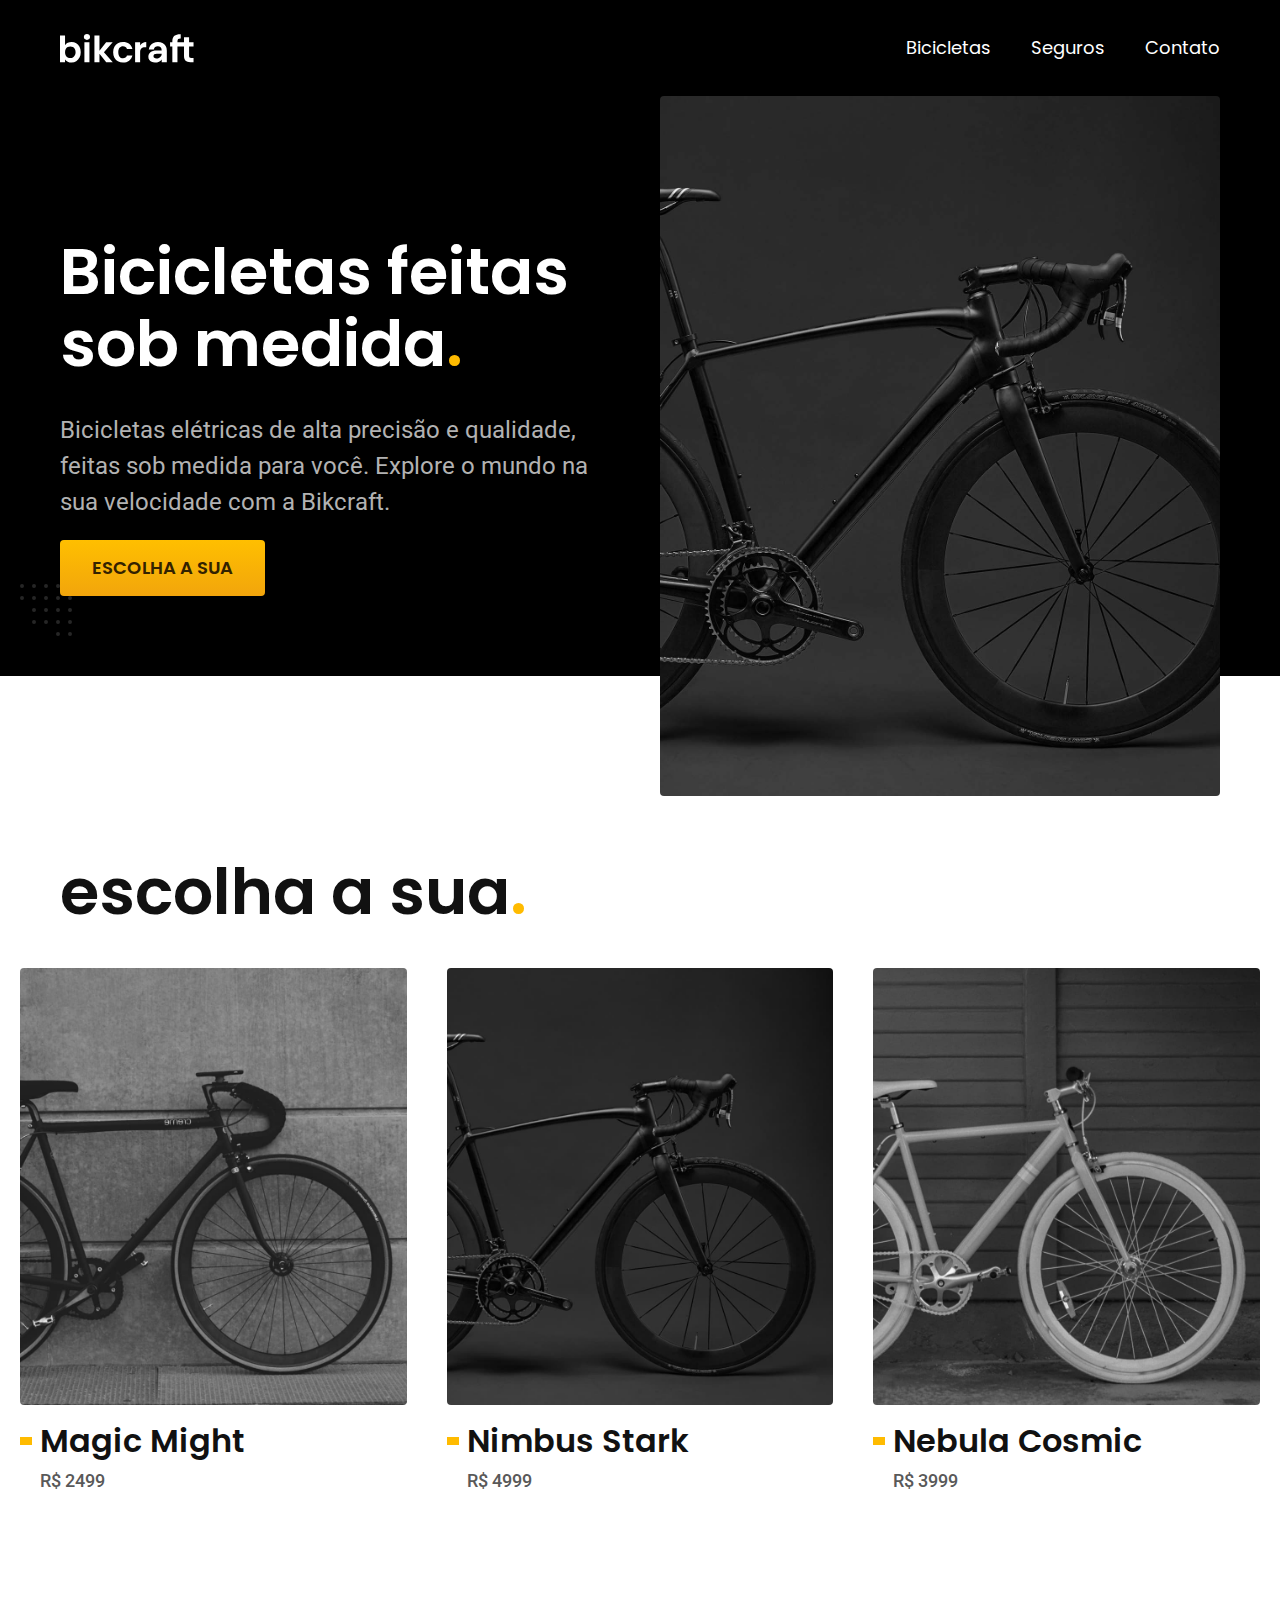
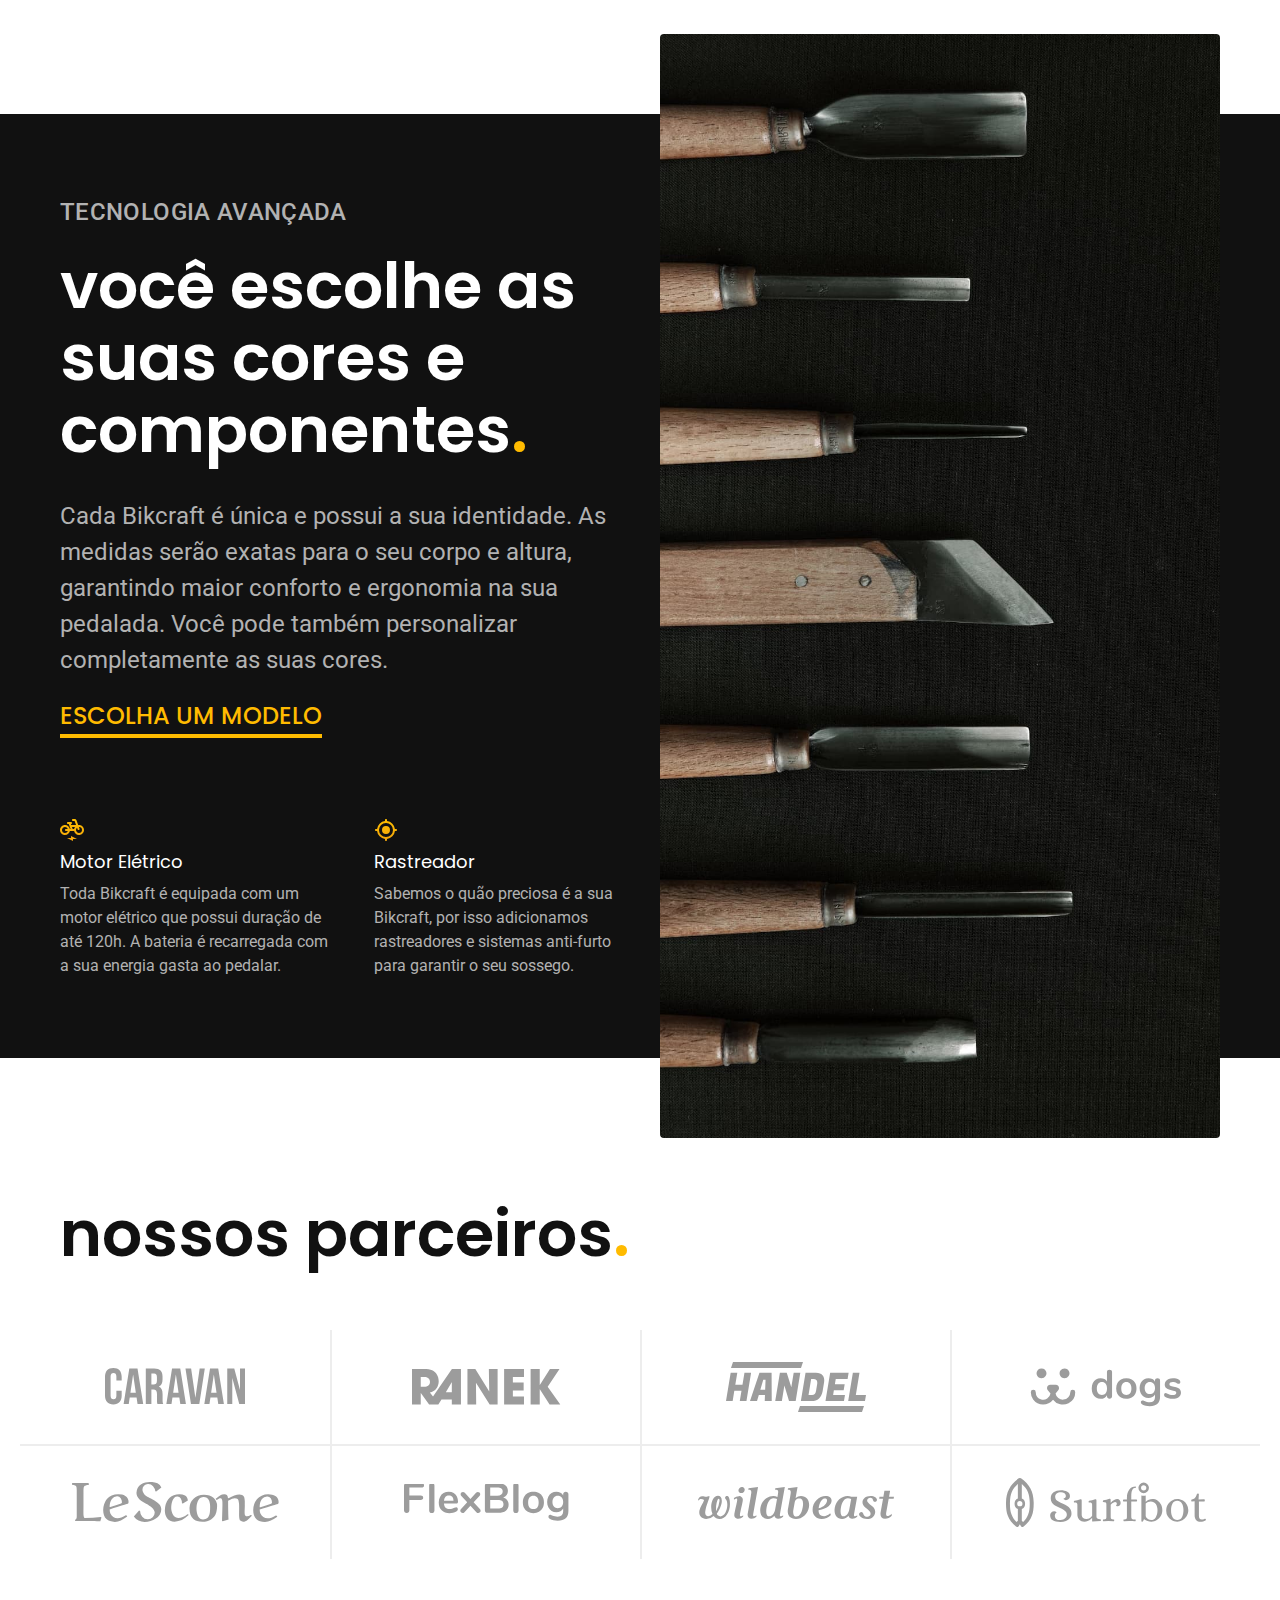
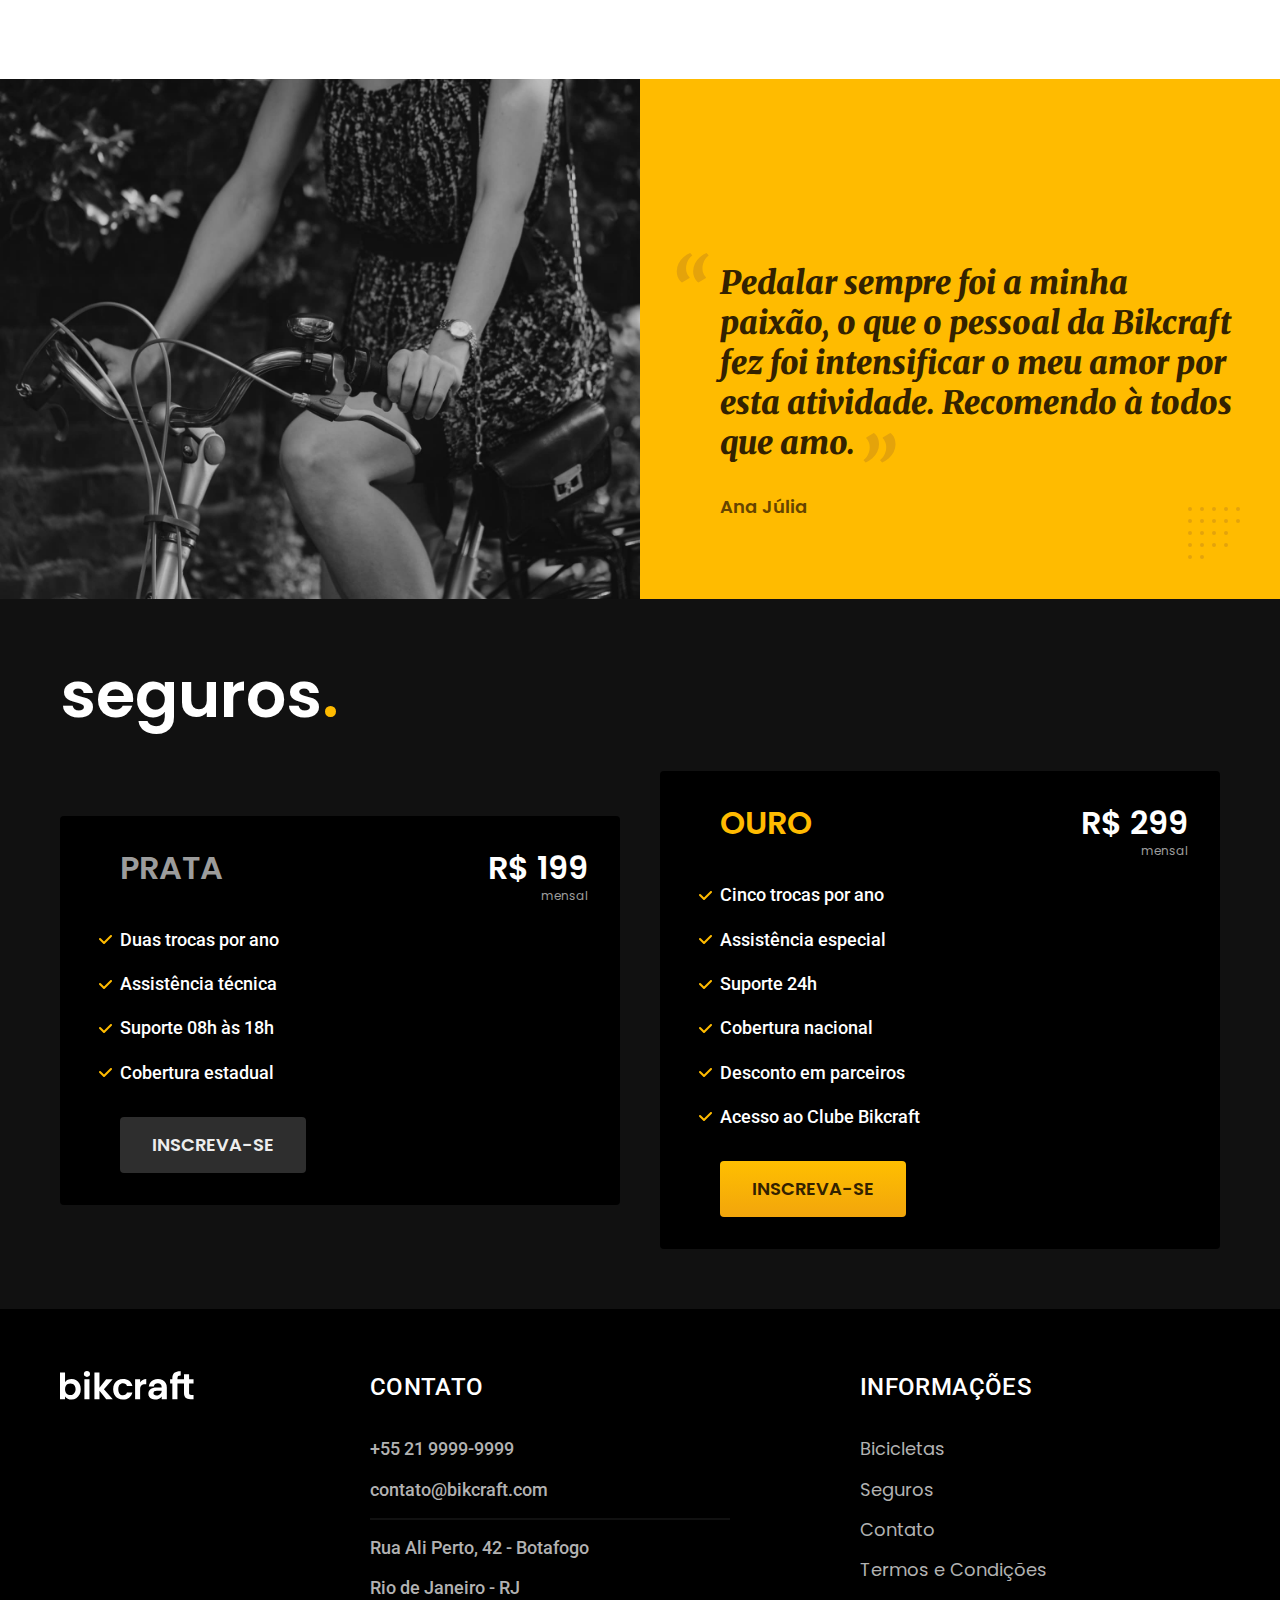
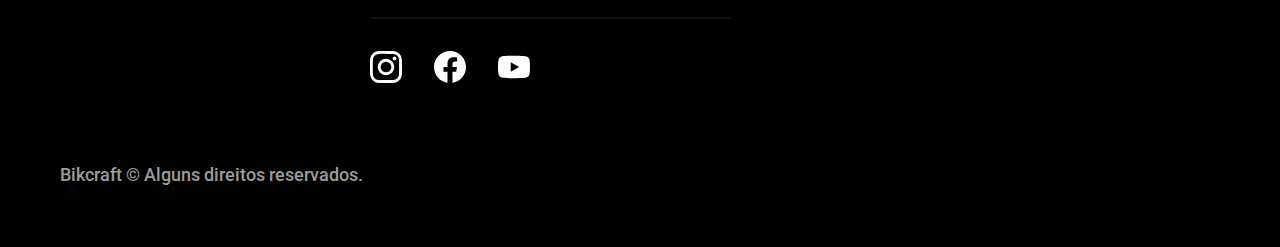
<file: index.html>
<!DOCTYPE html>
<html lang="pt-br">

<head>
  <meta charset="UTF-8">
  <meta name="viewport" content="width=device-width, initial-scale=1.0">

  <title>Bikcraft - Bicicletas Elétricas</title>
  <meta name="description" content="Bicicletas elétricas de alta precisão e qualidade, feitas sob medida para o cliente. Explore o mundo na sua velocidade com a Bikcraft.">

  <link rel="icon" href="./favicon.svg" type="image/svg+xml">
  <link rel="preload" href="./css/style.min.css" as="style">
  <link rel="stylesheet" href="./css/style.min.css">

  <script>document.documentElement.classList.add('js');</script>

  <link rel="preconnect" href="https://fonts.googleapis.com">
  <link rel="preconnect" href="https://fonts.gstatic.com" crossorigin>
  <link href="https://fonts.googleapis.com/css2?family=Merriweather:ital,wght@1,900&family=Poppins:wght@400;600&family=Roboto:wght@400;500&display=swap" rel="stylesheet">
</head>

<body>
  <header class="header-bg">
    <div class="header container">
      <a href="./">
        <img src="./img/bikcraft.svg" width="136" height="32" alt="Bikcraft">
      </a>

      <nav aria-label="primaria">
        <ul class="header-menu font-1-m cor-0">
          <li><a href="./bicicletas.html">Bicicletas</a></li>
          <li><a href="./seguros.html">Seguros</a></li>
          <li><a href="./contato.html">Contato</a></li>
        </ul>
      </nav>
    </div>
  </header>

  <main class="introducao-bg">
    <div class="introducao container">
      <div class="introducao-conteudo">
        <h1 class="font-1-xxl cor-0 fadeInDown" data-anime="200">Bicicletas feitas sob medida<span class="cor-p1">.</span></h1>
        <p class="font-2-l cor-5 fadeInDown" data-anime="400">Bicicletas elétricas de alta precisão e qualidade, feitas sob medida para você. Explore o mundo na sua velocidade com a Bikcraft.</p>
        <a class="botao fadeInDown" data-anime="600" href="./bicicletas.html">Escolha a sua</a>
      </div>
      <picture data-anime="800" class="fadeInDown">
        <source media="(max-width: 800px)" srcset="./img/bicicletas/nimbus.jpg">
        <img src="./img/fotos/introducao.jpg" width="1280" height="1600" alt="Bicicleta elétrica preta.">
      </picture>
    </div>
  </main>

  <article class="bicicletas-lista">
    <h2 class="container font-1-xxl">escolha a sua<span class="cor-p1">.</span></h2>

    <ul>
      <li>
        <a href="./bicicletas/magic.html">
          <img src="./img/bicicletas/magic-home.jpg" alt="Bicicleta preta" width="920" height="1040">
          <h3 class="font-1-xl">Magic Might</h3>
          <span class="font-2-m cor-8">R$ 2499</span>
        </a>
      </li>
      <li>
        <a href="./bicicletas/nimbus.html">
          <img src="./img/bicicletas/nimbus-home.jpg" alt="Bicicleta preta" width="920" height="1040">
          <h3 class="font-1-xl">Nimbus Stark</h3>
          <span class="font-2-m cor-8">R$ 4999</span>
        </a>
      </li>
      <li>
        <a href="./bicicletas/nebula.html">
          <img src="./img/bicicletas/nebula-home.jpg" alt="Bicicleta preta" width="920" height="1040">
          <h3 class="font-1-xl">Nebula Cosmic</h3>
          <span class="font-2-m cor-8">R$ 3999</span>
        </a>
      </li>
    </ul>
  </article>

  <article class="tecnologia-bg">
    <div class="tecnologia container">
      <div class="tecnologia-conteudo">
        <span class="font-2-l-b cor-5">Tecnologia Avançada</span>
        <h2 class="font-1-xxl cor-0">você escolhe as suas cores e componentes<span class="cor-p1">.</span></h2>
        <p class="font-2-l cor-5">Cada Bikcraft é única e possui a sua identidade. As medidas serão exatas para o seu corpo e altura, garantindo maior conforto e ergonomia na sua pedalada. Você pode também personalizar completamente as suas cores.</p>
        <a class="link" href="./bicicletas.html">Escolha um modelo</a>
        <div class="tecnologia-vantagens">
          <div>
            <img src="./img/icones/eletrica.svg" width="24" height="24" alt="">
            <h3 class="font-1-m cor-0">Motor Elétrico</h3>
            <p class="font-2-s cor-5">Toda Bikcraft é equipada com um motor elétrico que possui duração de até 120h. A bateria é recarregada com a sua energia gasta ao pedalar.</p>
          </div>
          <div>
            <img src="./img/icones/rastreador.svg" width="24" height="24" alt="">
            <h3 class="font-1-m cor-0">Rastreador</h3>
            <p class="font-2-s cor-5">Sabemos o quão preciosa é a sua Bikcraft, por isso adicionamos rastreadores e sistemas anti-furto para garantir o seu sossego.</p>
          </div>
        </div>
      </div>
      <div class="tecnologia-imagem">
        <img src="./img/fotos/tecnologia.jpg" width="1200" height="1920" alt="">
      </div>
    </div>
  </article>

  <section class="parceiros" aria-label="Nossos Parceiros">
    <h2 class="container font-1-xxl">nossos parceiros<span class="cor-p1">.</span></h2>

    <ul>
      <li><img src="./img/parceiros/caravan.svg" alt="Caravan" width="140" height="38"></li>
      <li><img src="./img/parceiros/ranek.svg" alt="Ranek" width="149" height="36"></li>
      <li><img src="./img/parceiros/handel.svg" alt="Handel" width="140" height="50"></li>
      <li><img src="./img/parceiros/dogs.svg" alt="Dogs" width="152" height="39"></li>
      <li><img src="./img/parceiros/lescone.svg" alt="LeScone" width="208" height="41"></li>
      <li><img src="./img/parceiros/flexblog.svg" alt="FlexBlog" width="165" height="38"></li>
      <li><img src="./img/parceiros/wildbeast.svg" alt="Wildbeast" width="196" height="34"></li>
      <li><img src="./img/parceiros/surfbot.svg" alt="Surfbot" width="200" height="49"></li>
    </ul>
  </section>

  <section class="depoimento" aria-label="Depoimento">
    <div>
      <img src="./img/fotos/depoimento.jpg" width="1560" height="1360" alt="Pessoa pedalando uma bicicleta Bikcraft">
    </div>
    <div class="depoimento-conteudo">
      <blockquote class="font-1-xl cor-p5">
        <p>Pedalar sempre foi a minha paixão, o que o pessoal da Bikcraft fez foi intensificar o meu amor por esta atividade. Recomendo à todos que amo.</p>
      </blockquote>
      <span class="font-1-m-b cor-p4">Ana Júlia</span>
    </div>
  </section>

  <article class="seguros-bg">
    <div class="seguros container">
      <h2 class="font-1-xxl cor-0">seguros<span class="cor-p1">.</span></h2>
      <div class="seguros-item">
        <h3 class="font-1-xl cor-6">PRATA</h3>
        <span class="font-1-xl cor-0">R$ 199 <span class="font-1-xs cor-6">mensal</span></span>
        <ul class="font-2-m cor-0">
          <li>Duas trocas por ano</li>
          <li>Assistência técnica</li>
          <li>Suporte 08h às 18h</li>
          <li>Cobertura estadual</li>
        </ul>
        <a class="botao secundario" href="./orcamento.html">Inscreva-se</a>
      </div>

      <div class="seguros-item">
        <h3 class="font-1-xl cor-p1">OURO</h3>
        <span class="font-1-xl cor-0">R$ 299 <span class="font-1-xs cor-6">mensal</span></span>
        <ul class="font-2-m cor-0">
          <li>Cinco trocas por ano</li>
          <li>Assistência especial</li>
          <li>Suporte 24h</li>
          <li>Cobertura nacional</li>
          <li>Desconto em parceiros</li>
          <li>Acesso ao Clube Bikcraft</li>
        </ul>
        <a class="botao" href="./orcamento.html">Inscreva-se</a>
      </div>
    </div>
  </article>

  <footer class="footer-bg">
    <div class="footer container">
      <img src="./img/bikcraft.svg" width="136" height="32" alt="Bikcraft">
      <div class="footer-contato">
        <h3 class="font-2-l-b cor-0">Contato</h3>
        <ul class="font-2-m cor-5">
          <li><a href="tel:+552199999999">+55 21 9999-9999</a></li>
          <li><a href="mailto:contato@bikcraft.com">contato@bikcraft.com</a></li>
          <li>Rua Ali Perto, 42 - Botafogo</li>
          <li>Rio de Janeiro - RJ</li>
        </ul>
        <div class="footer-redes">
          <a href="./">
            <img src="./img/redes/instagram.svg" width="32" height="32" alt="Instagram">
          </a>
          <a href="./">
            <img src="./img/redes/facebook.svg" width="32" height="32" alt="Facebook">
          </a>
          <a href="./">
            <img src="./img/redes/youtube.svg" width="32" height="32" alt="Youtube">
          </a>
        </div>
      </div>
      <div class="footer-informacoes">
        <h3 class="font-2-l-b cor-0">Informações</h3>
        <nav>
          <ul class="font-1-m cor-5">
            <li><a href="./bicicletas.html">Bicicletas</a></li>
            <li><a href="./seguros.html">Seguros</a></li>
            <li><a href="./contato.html">Contato</a></li>
            <li><a href="./termos.html">Termos e Condições</a></li>
          </ul>
        </nav>
      </div>
      <p class="footer-copy font-2-m cor-6">Bikcraft © Alguns direitos reservados.</p>
    </div>
  </footer>

  <script src="./js/plugins/simple-anime.js"></script>
  <script src="./js/script.js"></script>
</body>

</html>
</file>
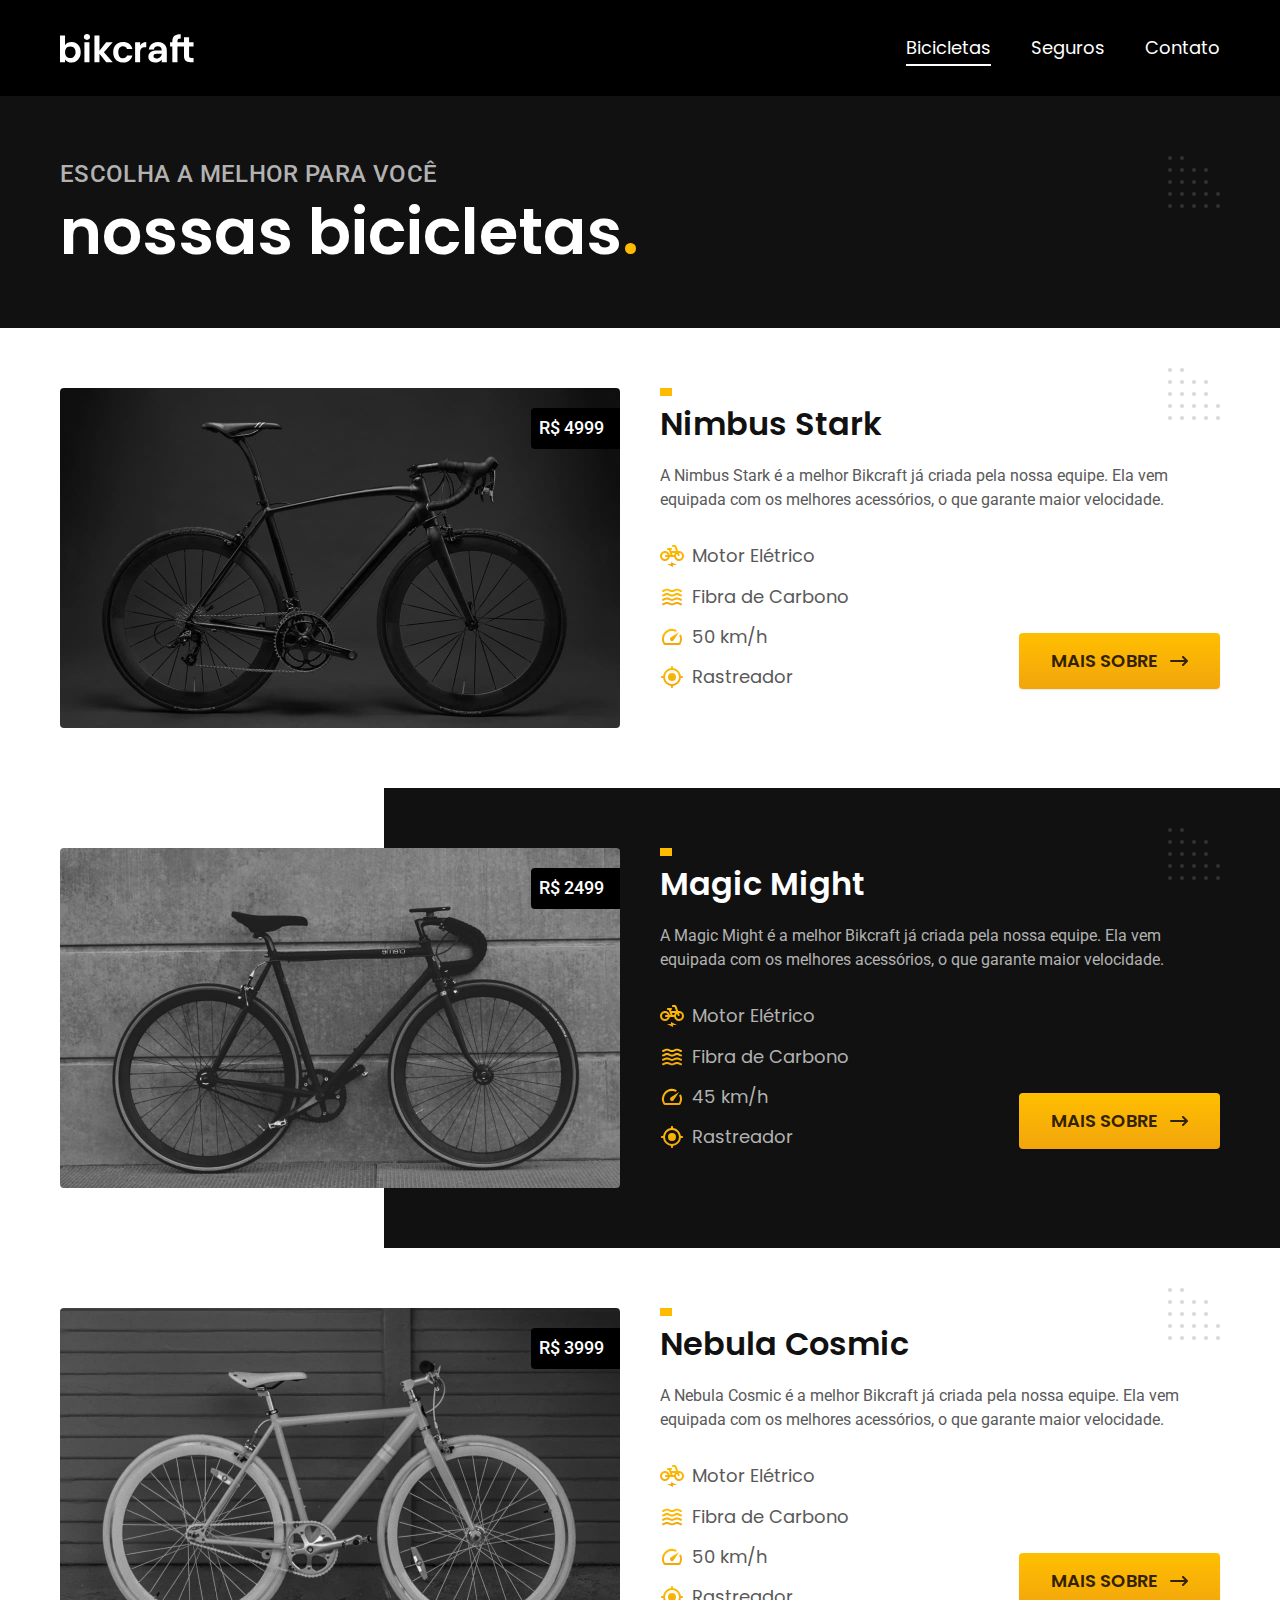
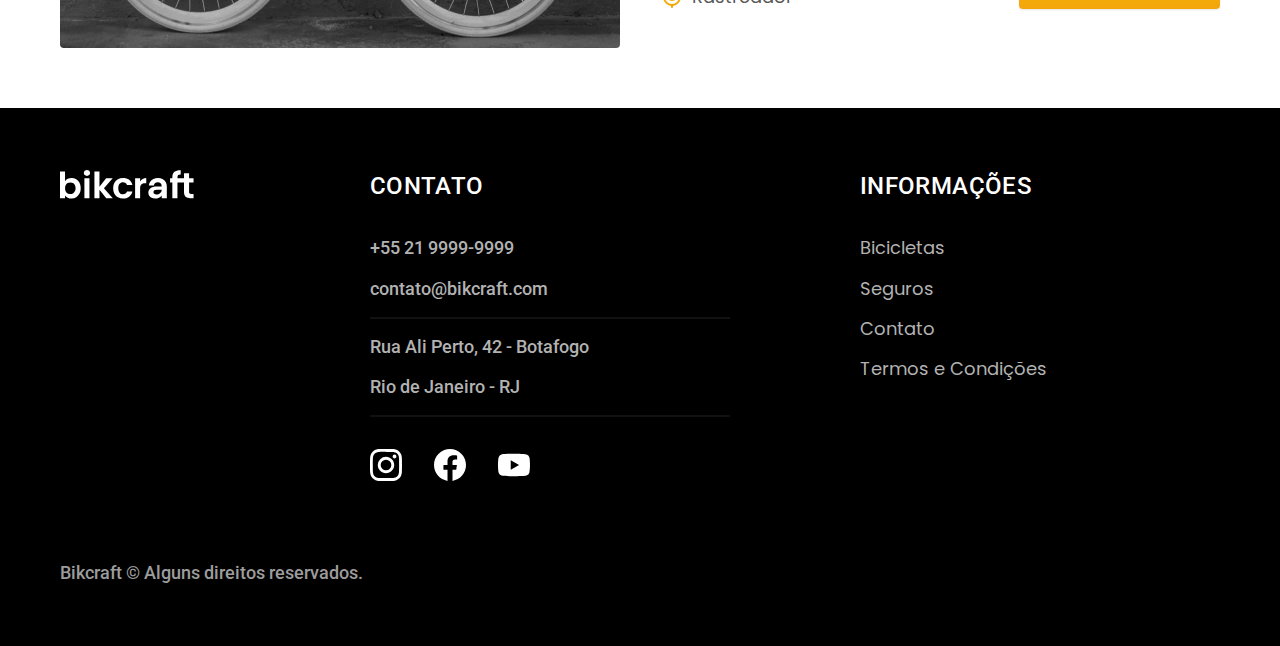
<file: bicicletas.html>
<!DOCTYPE html>
<html lang="pt-br">

<head>
  <meta charset="UTF-8">
  <meta name="viewport" content="width=device-width, initial-scale=1.0">

  <title>Bicicletas | Bikcraft</title>
  <meta name="description" content="Bicicletas">

  <link rel="icon" href="./favicon.svg" type="image/svg+xml">
  <link rel="preload" href="./css/style.min.css" as="style">
  <link rel="stylesheet" href="./css/style.min.css">
  <script>document.documentElement.classList.add('js');</script>

  <link rel="preconnect" href="https://fonts.googleapis.com">
  <link rel="preconnect" href="https://fonts.gstatic.com" crossorigin>
  <link href="https://fonts.googleapis.com/css2?family=Merriweather:ital,wght@1,900&family=Poppins:wght@400;600&family=Roboto:wght@400;500&display=swap" rel="stylesheet">
</head>

<body id="bicicletas">
  <header class="header-bg">
    <div class="header container">
      <a href="./">
        <img src="./img/bikcraft.svg" alt="Bikcraft">
      </a>

      <nav aria-label="primaria">
        <ul class="header-menu font-1-m cor-0">
          <li><a href="./bicicletas.html">Bicicletas</a></li>
          <li><a href="./seguros.html">Seguros</a></li>
          <li><a href="./contato.html">Contato</a></li>
        </ul>
      </nav>
    </div>
  </header>

  <main>
    <div class="titulo-bg">
      <div class="titulo container">
        <p class="font-2-l-b cor-5">Escolha a melhor para você</p>
        <h1 class="font-1-xxl cor-0">nossas bicicletas<span class="cor-p1">.</span></h1>
      </div>
    </div>

    <div class="bicicletas container">
      <div class="bicicletas-imagem">
        <img src="./img/bicicletas/nimbus.jpg" alt="Bicicleta preta">
        <span class="font-2-m cor-0">R$ 4999</span>
      </div>
      <div class="bicicletas-conteudo">
        <h2 class="font-1-xl">Nimbus Stark</h2>
        <p class="font-2-s cor-8">A Nimbus Stark é a melhor Bikcraft já criada pela nossa equipe. Ela vem equipada com os melhores acessórios, o que garante maior velocidade.</p>
        <ul class="font-1-m cor-8">
          <li>
            <img src="./img/icones/eletrica.svg" alt="">
            Motor Elétrico
          </li>
          <li>
            <img src="./img/icones/carbono.svg" alt="">
            Fibra de Carbono
          </li>
          <li>
            <img src="./img/icones/velocidade.svg" alt="">
            50 km/h
          </li>
          <li>
            <img src="./img/icones/rastreador.svg" alt="">
            Rastreador
          </li>
        </ul>
        <a class="botao seta" href="./bicicletas/nimbus.html">Mais Sobre</a>
      </div>
    </div>

    <div class="bicicletas-bg">
      <div class="bicicletas container">
        <div class="bicicletas-imagem">
          <img src="./img/bicicletas/magic.jpg" alt="Bicicleta preta">
          <span class="font-2-m cor-0">R$ 2499</span>
        </div>
        <div class="bicicletas-conteudo">
          <h2 class="font-1-xl cor-0">Magic Might</h2>
          <p class="font-2-s cor-5">A Magic Might é a melhor Bikcraft já criada pela nossa equipe. Ela vem equipada com os melhores acessórios, o que garante maior velocidade.</p>
          <ul class="font-1-m cor-5">
            <li>
              <img src="./img/icones/eletrica.svg" alt="">
              Motor Elétrico
            </li>
            <li>
              <img src="./img/icones/carbono.svg" alt="">
              Fibra de Carbono
            </li>
            <li>
              <img src="./img/icones/velocidade.svg" alt="">
              45 km/h
            </li>
            <li>
              <img src="./img/icones/rastreador.svg" alt="">
              Rastreador
            </li>
          </ul>
          <a class="botao seta" href="./bicicletas/magic.html">Mais Sobre</a>
        </div>
      </div>
    </div>

    <div class="bicicletas container">
      <div class="bicicletas-imagem">
        <img src="./img/bicicletas/nebula.jpg" alt="Bicicleta preta">
        <span class="font-2-m cor-0">R$ 3999</span>
      </div>
      <div class="bicicletas-conteudo">
        <h2 class="font-1-xl">Nebula Cosmic</h2>
        <p class="font-2-s cor-8">A Nebula Cosmic é a melhor Bikcraft já criada pela nossa equipe. Ela vem equipada com os melhores acessórios, o que garante maior velocidade.</p>
        <ul class="font-1-m cor-8">
          <li>
            <img src="./img/icones/eletrica.svg" alt="">
            Motor Elétrico
          </li>
          <li>
            <img src="./img/icones/carbono.svg" alt="">
            Fibra de Carbono
          </li>
          <li>
            <img src="./img/icones/velocidade.svg" alt="">
            50 km/h
          </li>
          <li>
            <img src="./img/icones/rastreador.svg" alt="">
            Rastreador
          </li>
        </ul>
        <a class="botao seta" href="./bicicletas/nebula.html">Mais Sobre</a>
      </div>
    </div>

  </main>

  <footer class="footer-bg">
    <div class="footer container">
      <img src="./img/bikcraft.svg" alt="Bikcraft">
      <div class="footer-contato">
        <h3 class="font-2-l-b cor-0">Contato</h3>
        <ul class="font-2-m cor-5">
          <li><a href="tel:+552199999999">+55 21 9999-9999</a></li>
          <li><a href="mailto:contato@bikcraft.com">contato@bikcraft.com</a></li>
          <li>Rua Ali Perto, 42 - Botafogo</li>
          <li>Rio de Janeiro - RJ</li>
        </ul>
        <div class="footer-redes">
          <a href="./">
            <img src="./img/redes/instagram.svg" alt="Instagram">
          </a>
          <a href="./">
            <img src="./img/redes/facebook.svg" alt="Facebook">
          </a>
          <a href="./">
            <img src="./img/redes/youtube.svg" alt="Youtube">
          </a>
        </div>
      </div>
      <div class="footer-informacoes">
        <h3 class="font-2-l-b cor-0">Informações</h3>
        <nav>
          <ul class="font-1-m cor-5">
            <li><a href="./bicicletas.html">Bicicletas</a></li>
            <li><a href="./seguros.html">Seguros</a></li>
            <li><a href="./contato.html">Contato</a></li>
            <li><a href="./termos.html">Termos e Condições</a></li>
          </ul>
        </nav>
      </div>
      <p class="footer-copy font-2-m cor-6">Bikcraft © Alguns direitos reservados.</p>
    </div>
  </footer>
  <script src="./js/script.js"></script>
</body>

</html>
</file>
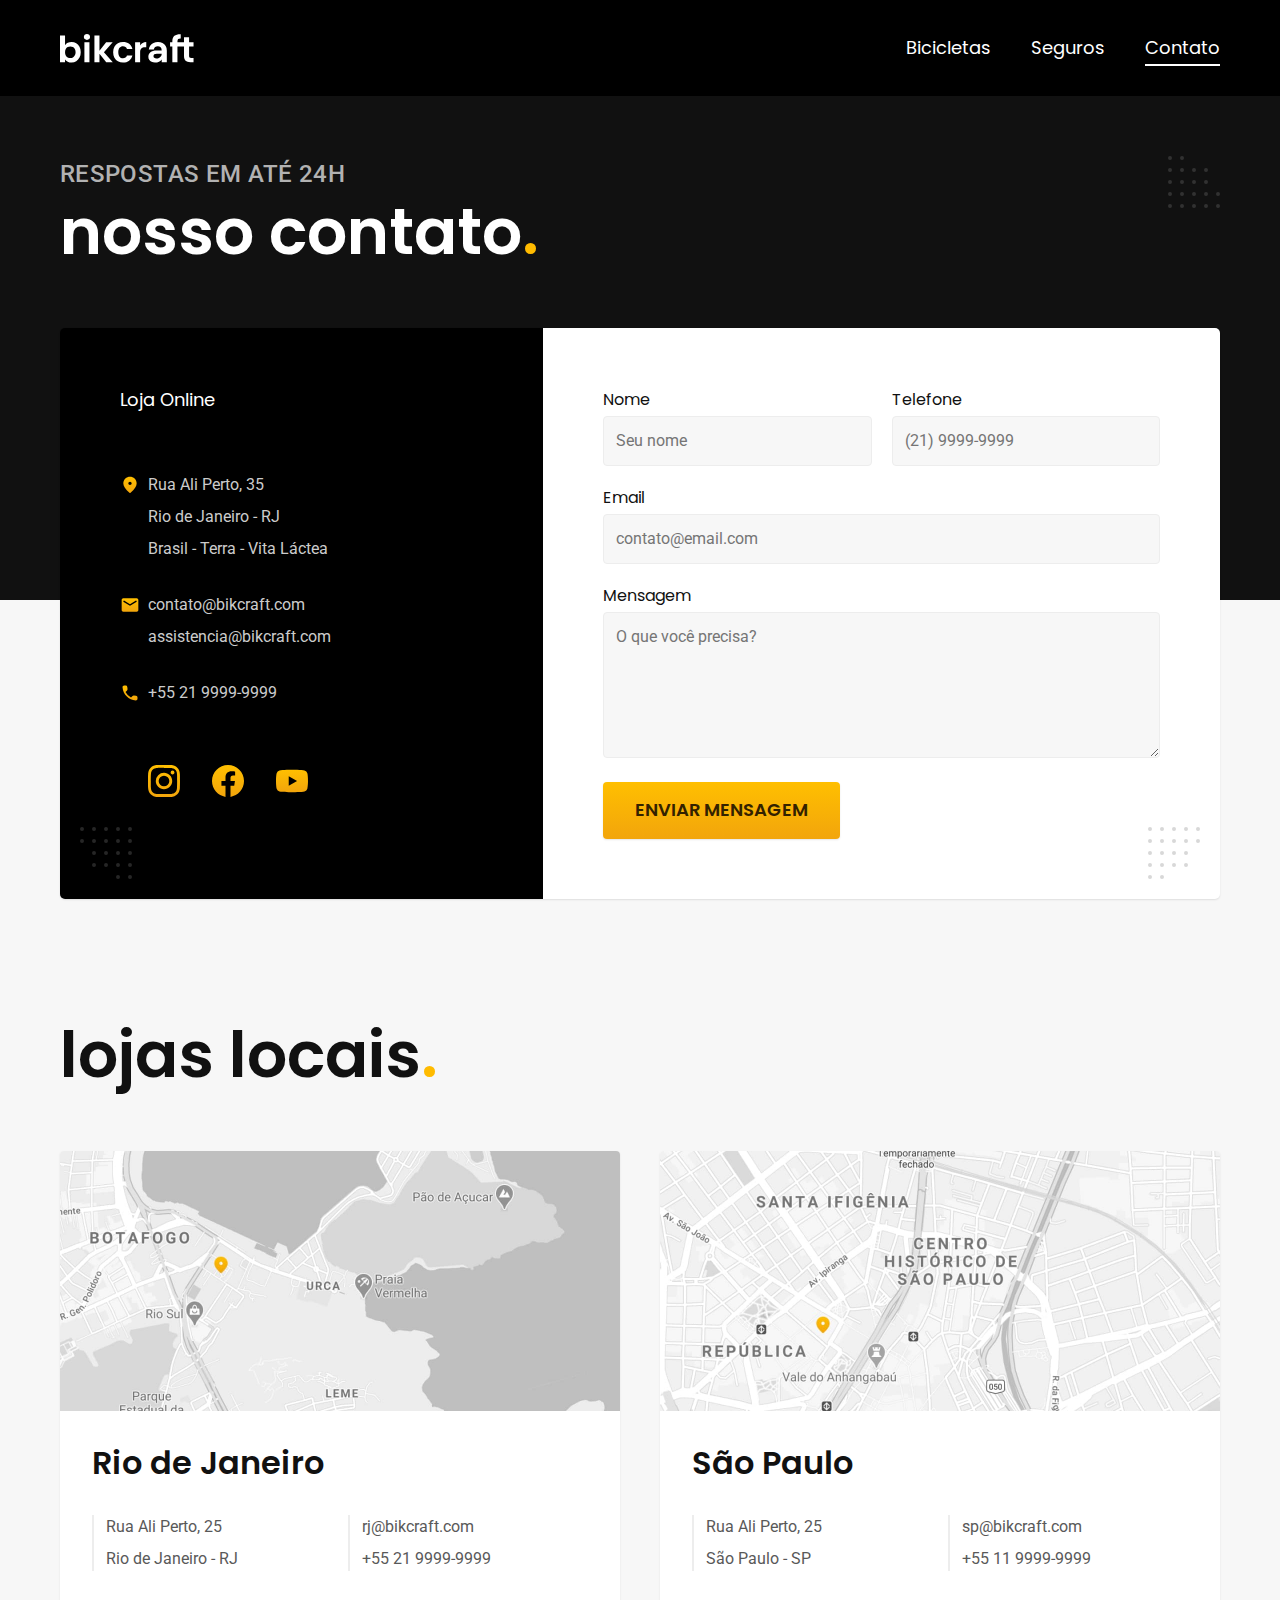
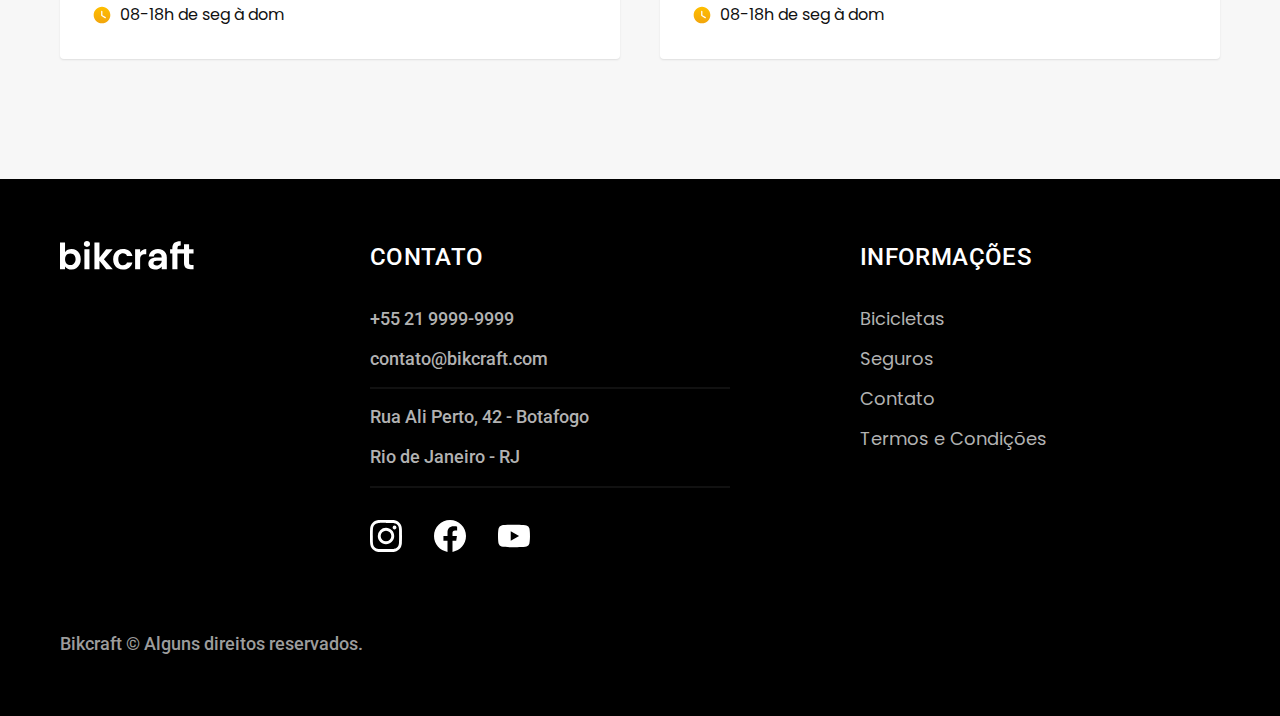
<file: contato.html>
<!DOCTYPE html>
<html lang="pt-br">

<head>
  <meta charset="UTF-8">
  <meta name="viewport" content="width=device-width, initial-scale=1.0">

  <title>Contato | Bikcraft</title>
  <meta name="description" content="Contato.">

  <link rel="icon" href="./favicon.svg" type="image/svg+xml">
  <link rel="preload" href="./css/style.min.css" as="style">
  <link rel="stylesheet" href="./css/style.min.css">
  <script>document.documentElement.classList.add('js');</script>

  <link rel="preconnect" href="https://fonts.googleapis.com">
  <link rel="preconnect" href="https://fonts.gstatic.com" crossorigin>
  <link href="https://fonts.googleapis.com/css2?family=Merriweather:ital,wght@1,900&family=Poppins:wght@400;600&family=Roboto:wght@400;500&display=swap" rel="stylesheet">
</head>

<body id="contato">
  <header class="header-bg">
    <div class="header container">
      <a href="./">
        <img src="./img/bikcraft.svg" alt="Bikcraft">
      </a>

      <nav aria-label="primaria">
        <ul class="header-menu font-1-m cor-0">
          <li><a href="./bicicletas.html">Bicicletas</a></li>
          <li><a href="./seguros.html">Seguros</a></li>
          <li><a href="./contato.html">Contato</a></li>
        </ul>
      </nav>
    </div>
  </header>

  <main>
    <div class="titulo-bg">
      <div class="titulo container">
        <p class="font-2-l-b cor-5">Respostas em até 24h</p>
        <h1 class="font-1-xxl cor-0">nosso contato<span class="cor-p1">.</span></h1>
      </div>
    </div>

    <div class="contato container">
      <section class="contato-dados" aria-label="Endereço">
        <h2 class="font-1-m cor-0">Loja Online</h2>
        <div class="contato-endereco font-2-s cor-4">
          <p>Rua Ali Perto, 35</p>
          <p>Rio de Janeiro - RJ</p>
          <p>Brasil - Terra - Vita Láctea</p>
        </div>
        <address class="contato-meios font-2-s cor-4">
          <a href="mailto:contato@bikcraft.com">contato@bikcraft.com</a>
          <a href="mailto:assistencia@bikcraft.com">assistencia@bikcraft.com</a>
          <a href="tel:+552199999999">+55 21 9999-9999</a>
        </address>
        <div class="contato-redes">
          <a href="./">
            <img src="./img/redes/instagram-p.svg" alt="Instagram">
          </a>
          <a href="./">
            <img src="./img/redes/facebook-p.svg" alt="Facebook">
          </a>
          <a href="./">
            <img src="./img/redes/youtube-p.svg" alt="Youtube">
          </a>
        </div>
      </section>
      <section class="contato-formulario" aria-label="Formulário">
        <form class="form" action="./contato.html">
          <div>
            <label for="nome">Nome</label>
            <input type="text" id="nome" name="nome" placeholder="Seu nome">
          </div>
          <div>
            <label for="telefone">Telefone</label>
            <input type="text" id="telefone" name="telefone" placeholder="(21) 9999-9999">
          </div>
          <div class="col-2">
            <label for="email">Email</label>
            <input type="email" id="email" name="email" placeholder="contato@email.com">
          </div>
          <div class="col-2">
            <label for="mensagem">Mensagem</label>
            <textarea rows="5" id="mensagem" name="mensagem" placeholder="O que você precisa?"></textarea>
          </div>
          <button class="botao col-2">Enviar Mensagem</button>
        </form>
      </section>
    </div>
  </main>

  <article class="lojas container">
    <h2 class="font-1-xxl">lojas locais<span class="cor-p1">.</span></h2>
    <div class="lojas-item">
      <img src="./img/lojas/rj.jpg" alt="mapa marcando o endereço em Rua Ali Perto, 25 - Rio de Janeiro - RJ">
      <div class="lojas-conteudo">
        <h3 class="font-1-xl">Rio de Janeiro</h3>
        <div class="lojas-dados font-2-s cor-8">
          <p>Rua Ali Perto, 25</p>
          <p>Rio de Janeiro - RJ</p>
        </div>
        <div class="lojas-dados font-2-s cor-8">
          <a href="mailto:rj@bikcraft.com">rj@bikcraft.com</a>
          <a href="tel:+552199999999">+55 21 9999-9999</a>
        </div>
        <p class="lojas-tempo font-1-s"><img src="./img/icones/horario.svg" alt="">08-18h de seg à dom</p>
      </div>
    </div>

    <div class="lojas-item">
      <img src="./img/lojas/sp.jpg" alt="mapa marcando o endereço em Rua Ali Perto, 25 - São Paulo - SP">
      <div class="lojas-conteudo">
        <h3 class="font-1-xl">São Paulo</h3>
        <div class="lojas-dados font-2-s cor-8">
          <p>Rua Ali Perto, 25</p>
          <p>São Paulo - SP</p>
        </div>
        <div class="lojas-dados font-2-s cor-8">
          <a href="mailto:sp@bikcraft.com">sp@bikcraft.com</a>
          <a href="tel:+551199999999">+55 11 9999-9999</a>
        </div>
        <p class="lojas-tempo font-1-s"><img src="./img/icones/horario.svg" alt="">08-18h de seg à dom</p>
      </div>
    </div>
  </article>

  <footer class="footer-bg">
    <div class="footer container">
      <img src="./img/bikcraft.svg" alt="Bikcraft">
      <div class="footer-contato">
        <h3 class="font-2-l-b cor-0">Contato</h3>
        <ul class="font-2-m cor-5">
          <li><a href="tel:+552199999999">+55 21 9999-9999</a></li>
          <li><a href="mailto:contato@bikcraft.com">contato@bikcraft.com</a></li>
          <li>Rua Ali Perto, 42 - Botafogo</li>
          <li>Rio de Janeiro - RJ</li>
        </ul>
        <div class="footer-redes">
          <a href="./">
            <img src="./img/redes/instagram.svg" alt="Instagram">
          </a>
          <a href="./">
            <img src="./img/redes/facebook.svg" alt="Facebook">
          </a>
          <a href="./">
            <img src="./img/redes/youtube.svg" alt="Youtube">
          </a>
        </div>
      </div>
      <div class="footer-informacoes">
        <h3 class="font-2-l-b cor-0">Informações</h3>
        <nav>
          <ul class="font-1-m cor-5">
            <li><a href="./bicicletas.html">Bicicletas</a></li>
            <li><a href="./seguros.html">Seguros</a></li>
            <li><a href="./contato.html">Contato</a></li>
            <li><a href="./termos.html">Termos e Condições</a></li>
          </ul>
        </nav>
      </div>
      <p class="footer-copy font-2-m cor-6">Bikcraft © Alguns direitos reservados.</p>
    </div>
  </footer>
  <script src="./js/script.js"></script>
</body>

</html>
</file>
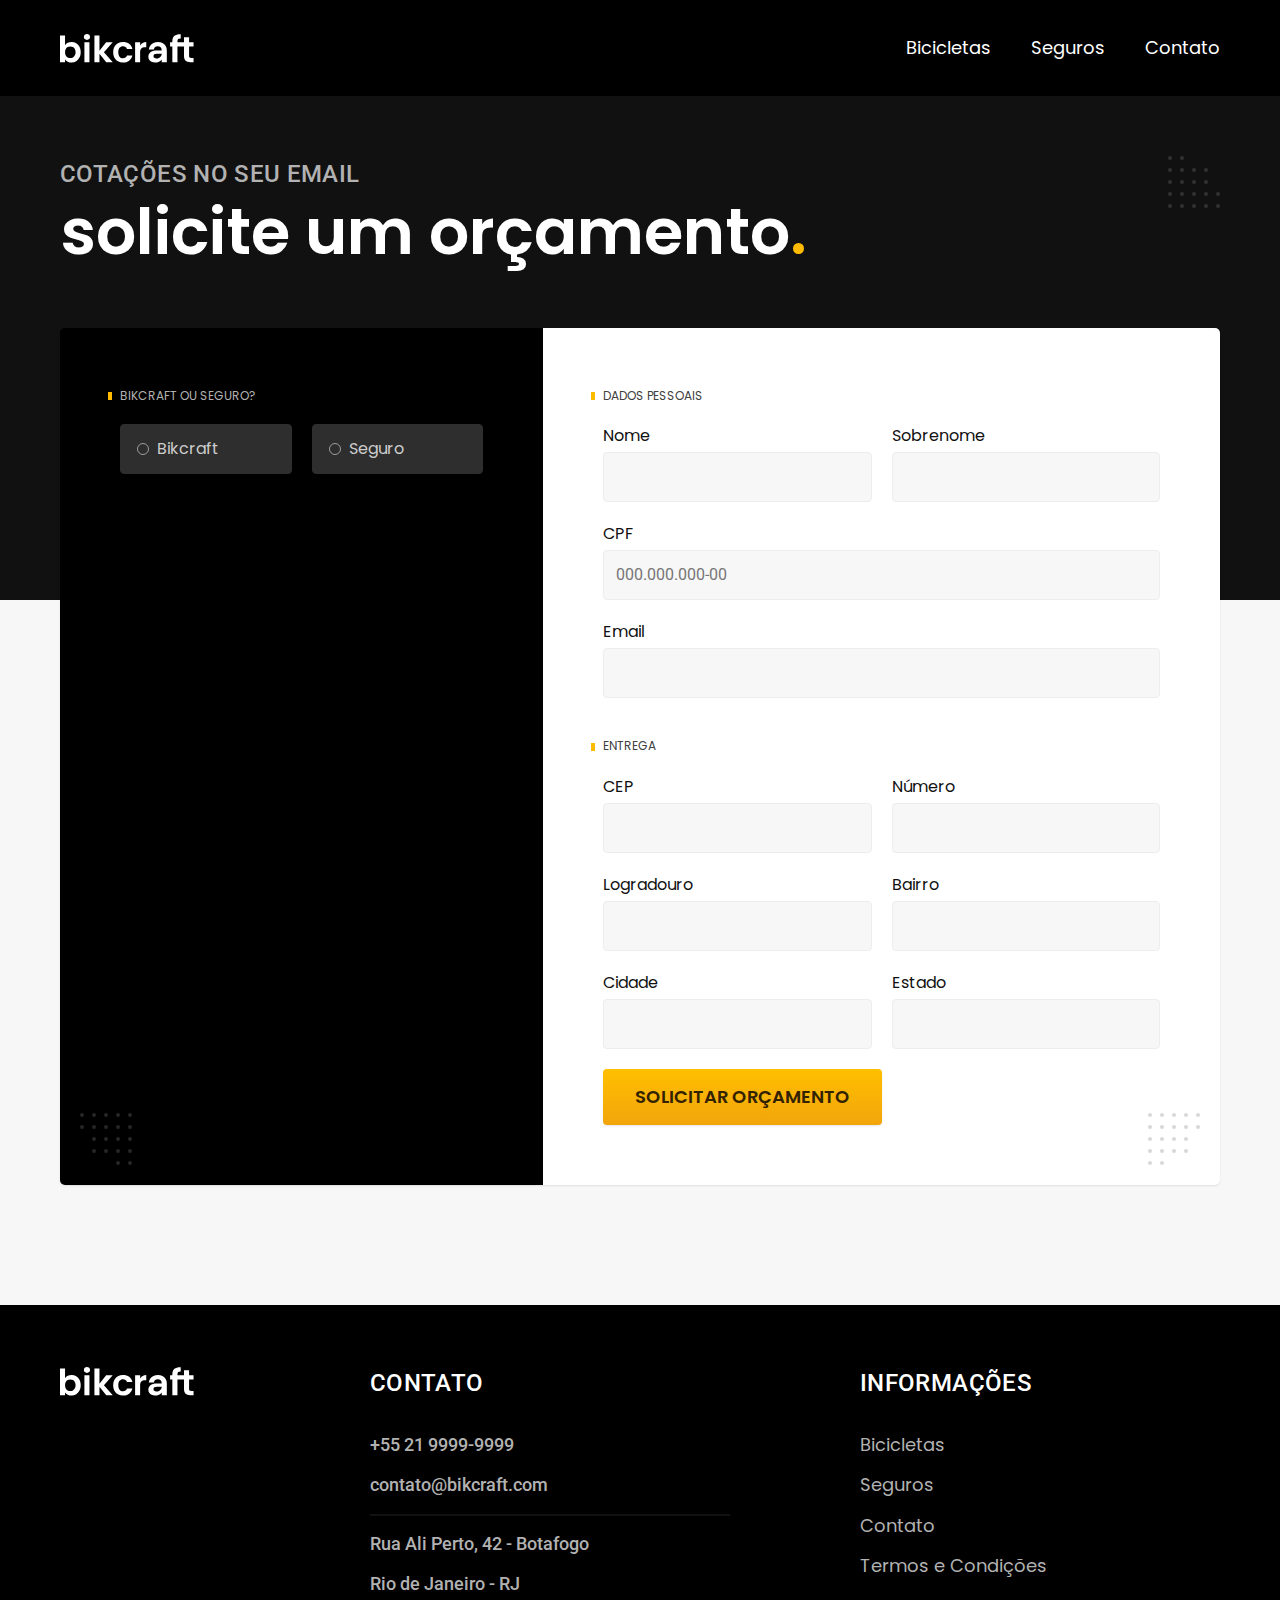
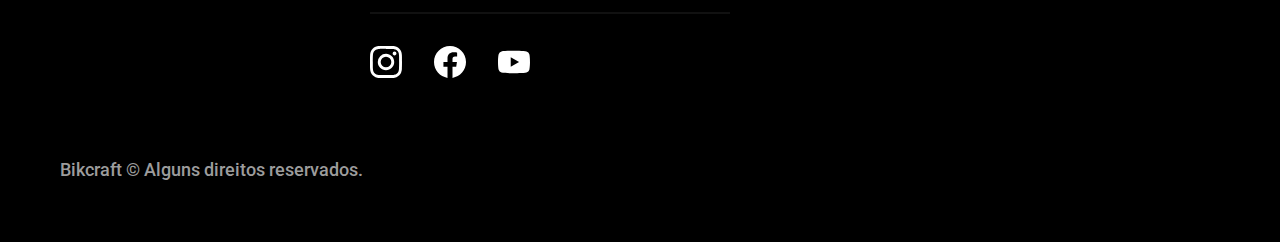
<file: orcamento.html>
<!DOCTYPE html>
<html lang="pt-br">

<head>
  <meta charset="UTF-8">
  <meta name="viewport" content="width=device-width, initial-scale=1.0">

  <title>Orçamento | Bikcraft</title>
  <meta name="description" content="Orçamento.">

  <link rel="icon" href="./favicon.svg" type="image/svg+xml">
  <link rel="preload" href="./css/style.min.css" as="style">
  <link rel="stylesheet" href="./css/style.min.css">
  <script>document.documentElement.classList.add('js');</script>

  <link rel="preconnect" href="https://fonts.googleapis.com">
  <link rel="preconnect" href="https://fonts.gstatic.com" crossorigin>
  <link href="https://fonts.googleapis.com/css2?family=Merriweather:ital,wght@1,900&family=Poppins:wght@400;600&family=Roboto:wght@400;500&display=swap" rel="stylesheet">
</head>

<body id="orcamento">
  <header class="header-bg">
    <div class="header container">
      <a href="./">
        <img src="./img/bikcraft.svg" alt="Bikcraft">
      </a>

      <nav aria-label="primaria">
        <ul class="header-menu font-1-m cor-0">
          <li><a href="./bicicletas.html">Bicicletas</a></li>
          <li><a href="./seguros.html">Seguros</a></li>
          <li><a href="./contato.html">Contato</a></li>
        </ul>
      </nav>
    </div>
  </header>

  <main>
    <div class="titulo-bg">
      <div class="titulo container">
        <p class="font-2-l-b cor-5">Cotações no seu email</p>
        <h1 class="font-1-xxl cor-0">solicite um orçamento<span class="cor-p1">.</span></h1>
      </div>
    </div>

    <form class="orcamento container" action="./orcamento.html">
      <div class="orcamento-produto">
        <h2 class="font-1-xs cor-5">Bikcraft ou Seguro?</h2>

        <input type="radio" name="tipo" value="bikcraft" id="bikcraft">
        <label for="bikcraft">Bikcraft</label>

        <input type="radio" name="tipo" value="seguro" id="seguro">
        <label for="seguro">Seguro</label>

        <div class="orcamento-conteudo" id="orcamento-bikcraft">
          <h2 class="font-1-xs cor-5">Escolha a sua</h2>

          <input type="radio" name="produto" value="nimbus" id="nimbus">
          <label for="nimbus">Nimbus Stark <span>R$ 4999</span></label>
          <div class="orcamento-detalhes">
            <ul class="font-1-xs cor-8">
              <li><img src="./img/icones/eletrica.svg" alt=""> Motor Elétrico</li>
              <li><img src="./img/icones/carbono.svg" alt=""> Fibra de Carbono</li>
              <li><img src="./img/icones/velocidade.svg" alt=""> 50 km/h</li>
              <li><img src="./img/icones/rastreador.svg" alt=""> Rastreador</li>
            </ul>
            <img src="./img/bicicletas/nimbus.jpg" alt="Bicicleta preta">
          </div>

          <input type="radio" name="produto" value="magic" id="magic">
          <label for="magic">Magic Might <span>R$ 2499</span></label>
          <div class="orcamento-detalhes">
            <ul class="font-1-xs cor-8">
              <li><img src="./img/icones/eletrica.svg" alt=""> Motor Elétrico</li>
              <li><img src="./img/icones/carbono.svg" alt=""> Fibra de Carbono</li>
              <li><img src="./img/icones/velocidade.svg" alt=""> 45 km/h</li>
              <li><img src="./img/icones/rastreador.svg" alt=""> Rastreador</li>
            </ul>
            <img src="./img/bicicletas/magic.jpg" alt="Bicicleta preta">
          </div>

          <input type="radio" name="produto" value="nebula" id="nebula">
          <label for="nebula">Nebula Cosmic <span>R$ 3999</span></label>
          <div class="orcamento-detalhes">
            <ul class="font-1-xs cor-8">
              <li><img src="./img/icones/eletrica.svg" alt=""> Motor Elétrico</li>
              <li><img src="./img/icones/carbono.svg" alt=""> Fibra de Carbono</li>
              <li><img src="./img/icones/velocidade.svg" alt=""> 40 km/h</li>
              <li><img src="./img/icones/rastreador.svg" alt=""> Rastreador</li>
            </ul>
            <img src="./img/bicicletas/nebula.jpg" alt="Bicicleta branca">
          </div>

        </div>

        <div class="orcamento-conteudo" id="orcamento-seguro">
          <h2 class="font-1-xs cor-5">Escolha o plano</h2>

          <input type="radio" name="produto" value="prata" id="prata">
          <label for="prata">Prata <span>R$ 199</span></label>

          <input type="radio" name="produto" value="ouro" id="ouro">
          <label for="ouro">Ouro <span>R$ 299</span></label>
        </div>
      </div>
      <div class="orcamento-dados form">
        <h2 class="font-1-xs cor-9 col-2">dados pessoais</h2>
        <div>
          <label for="nome">Nome</label>
          <input type="text" id="nome" name="nome">
        </div>
        <div>
          <label for="sobrenome">Sobrenome</label>
          <input type="text" id="sobrenome" name="sobrenome">
        </div>
        <div class="col-2">
          <label for="cpf">CPF</label>
          <input type="text" id="cpf" name="cpf" placeholder="000.000.000-00">
        </div>
        <div class="col-2">
          <label for="email">Email</label>
          <input type="email" id="email" name="email">
        </div>
        <h2 class="font-1-xs cor-9 col-2">entrega</h2>
        <div>
          <label for="cep">CEP</label>
          <input type="text" id="cep" name="cep">
        </div>
        <div>
          <label for="numero">Número</label>
          <input type="text" id="numero" name="numero">
        </div>
        <div>
          <label for="logradouro">Logradouro</label>
          <input type="text" id="logradouro" name="logradouro">
        </div>
        <div>
          <label for="bairro">Bairro</label>
          <input type="text" id="bairro" name="bairro">
        </div>
        <div>
          <label for="cidade">Cidade</label>
          <input type="text" id="cidade" name="cidade">
        </div>
        <div>
          <label for="estado">Estado</label>
          <input type="text" id="estado" name="estado">
        </div>
        <button class="botao col-2">Solicitar Orçamento</button>
      </div>
    </form>
  </main>

  <footer class="footer-bg">
    <div class="footer container">
      <img src="./img/bikcraft.svg" alt="Bikcraft">
      <div class="footer-contato">
        <h3 class="font-2-l-b cor-0">Contato</h3>
        <ul class="font-2-m cor-5">
          <li><a href="tel:+552199999999">+55 21 9999-9999</a></li>
          <li><a href="mailto:contato@bikcraft.com">contato@bikcraft.com</a></li>
          <li>Rua Ali Perto, 42 - Botafogo</li>
          <li>Rio de Janeiro - RJ</li>
        </ul>
        <div class="footer-redes">
          <a href="./">
            <img src="./img/redes/instagram.svg" alt="Instagram">
          </a>
          <a href="./">
            <img src="./img/redes/facebook.svg" alt="Facebook">
          </a>
          <a href="./">
            <img src="./img/redes/youtube.svg" alt="Youtube">
          </a>
        </div>
      </div>
      <div class="footer-informacoes">
        <h3 class="font-2-l-b cor-0">Informações</h3>
        <nav>
          <ul class="font-1-m cor-5">
            <li><a href="./bicicletas.html">Bicicletas</a></li>
            <li><a href="./seguros.html">Seguros</a></li>
            <li><a href="./contato.html">Contato</a></li>
            <li><a href="./termos.html">Termos e Condições</a></li>
          </ul>
        </nav>
      </div>
      <p class="footer-copy font-2-m cor-6">Bikcraft © Alguns direitos reservados.</p>
    </div>
  </footer>
  <script src="./js/script.js"></script>
</body>

</html>
</file>
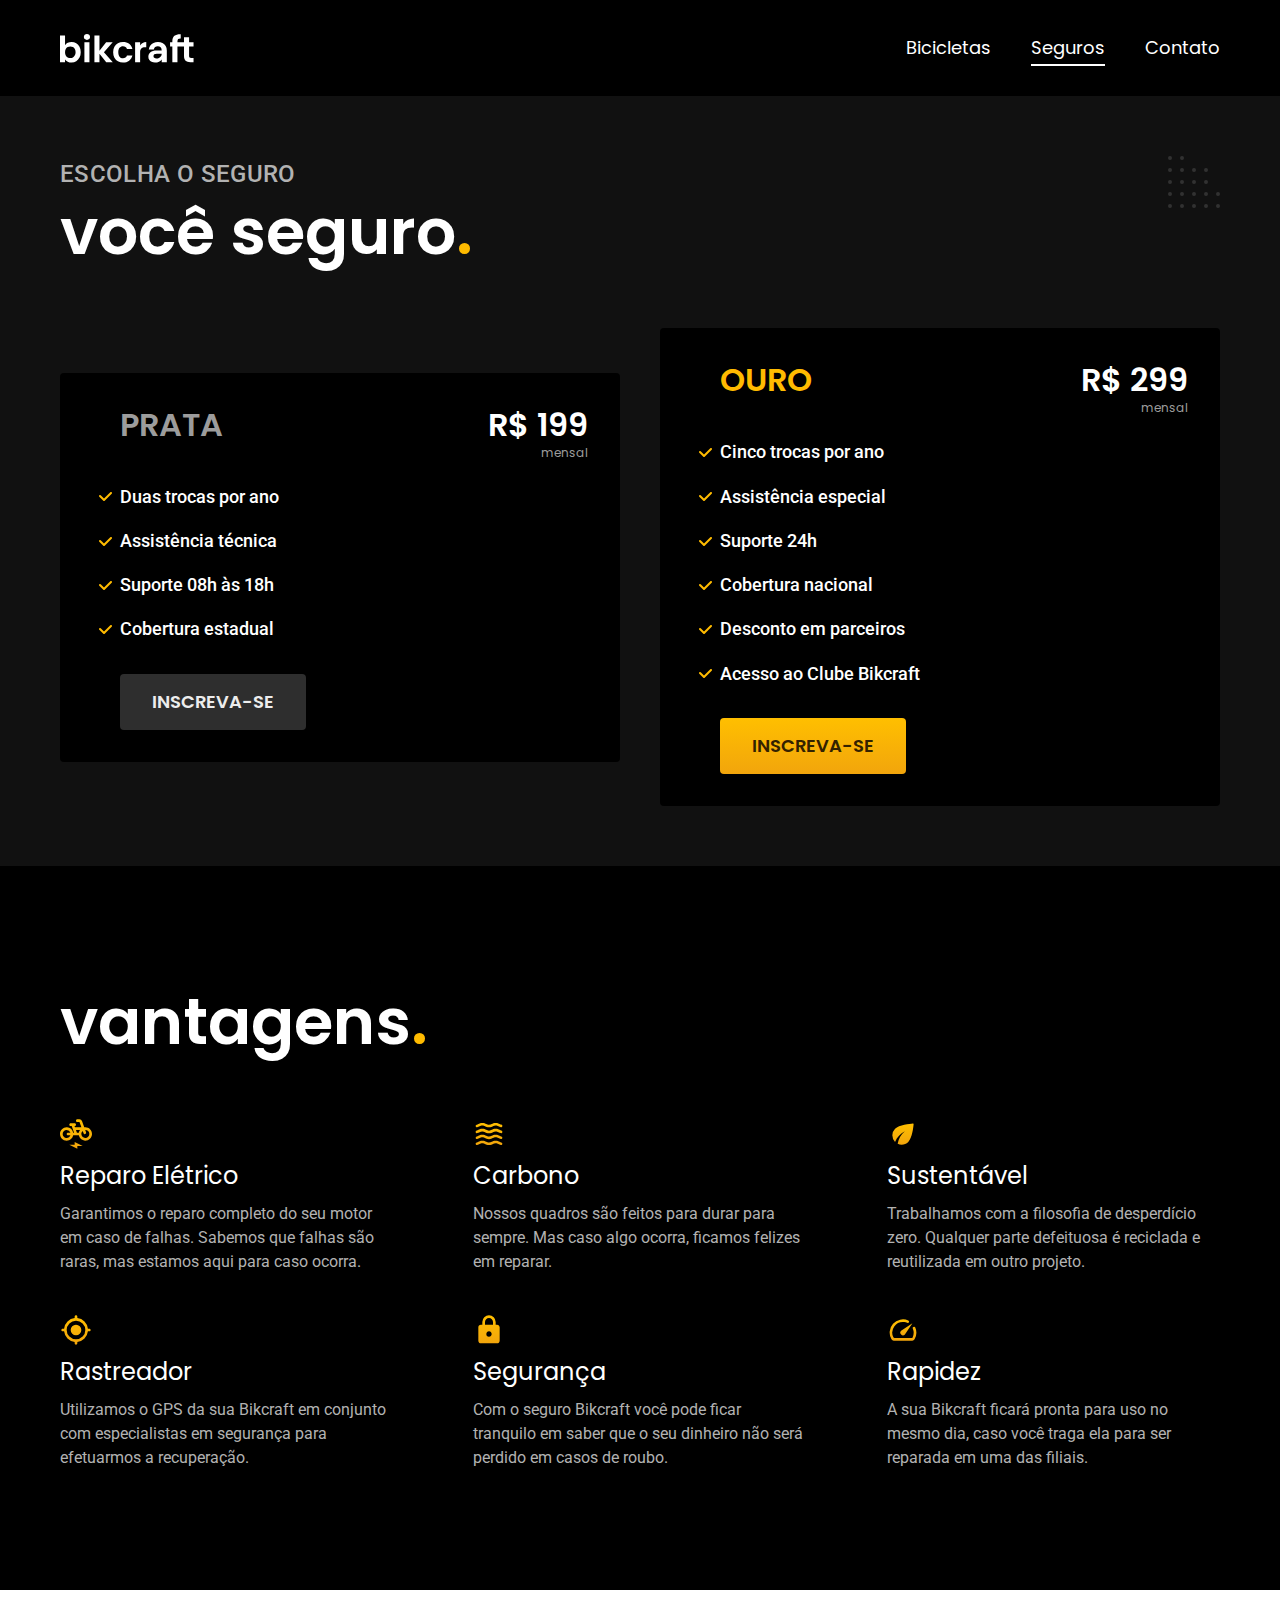
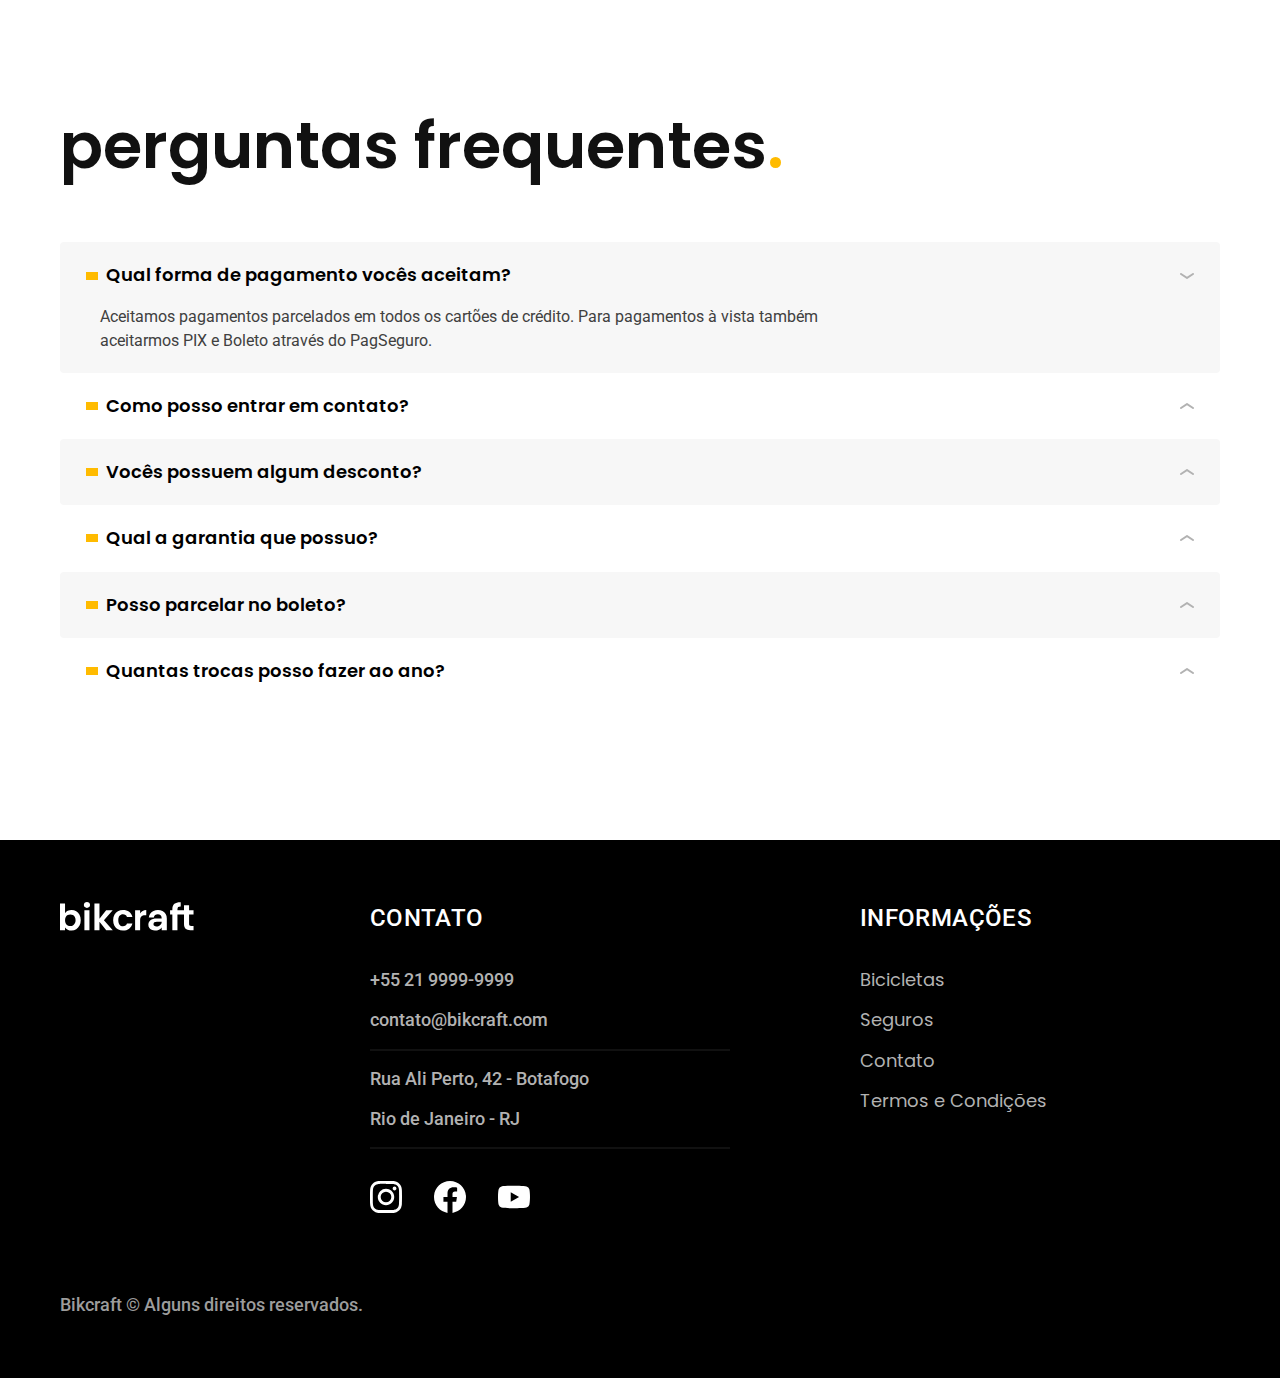
<file: seguros.html>
<!DOCTYPE html>
<html lang="pt-br">

<head>
  <meta charset="UTF-8">
  <meta name="viewport" content="width=device-width, initial-scale=1.0">

  <title>Seguros | Bikcraft</title>
  <meta name="description" content="Seguros.">

  <link rel="icon" href="./favicon.svg" type="image/svg+xml">
  <link rel="preload" href="./css/style.min.css" as="style">
  <link rel="stylesheet" href="./css/style.min.css">
  <script>document.documentElement.classList.add('js');</script>

  <link rel="preconnect" href="https://fonts.googleapis.com">
  <link rel="preconnect" href="https://fonts.gstatic.com" crossorigin>
  <link href="https://fonts.googleapis.com/css2?family=Merriweather:ital,wght@1,900&family=Poppins:wght@400;600&family=Roboto:wght@400;500&display=swap" rel="stylesheet">
</head>

<body id="seguros">
  <header class="header-bg">
    <div class="header container">
      <a href="./">
        <img src="./img/bikcraft.svg" alt="Bikcraft">
      </a>

      <nav aria-label="primaria">
        <ul class="header-menu font-1-m cor-0">
          <li><a href="./bicicletas.html">Bicicletas</a></li>
          <li><a href="./seguros.html">Seguros</a></li>
          <li><a href="./contato.html">Contato</a></li>
        </ul>
      </nav>
    </div>
  </header>

  <main class="seguros-bg">
    <div class="titulo-bg">
      <div class="titulo container">
        <p class="font-2-l-b cor-5">Escolha o seguro</p>
        <h1 class="font-1-xxl cor-0">você seguro<span class="cor-p1">.</span></h1>
      </div>
    </div>

    <div class="seguros container">

      <div class="seguros-item fadeInLeft" data-anime="200">
        <h3 class="font-1-xl cor-6">PRATA</h3>
        <span class="font-1-xl cor-0">R$ 199 <span class="font-1-xs cor-6">mensal</span></span>
        <ul class="font-2-m cor-0">
          <li>Duas trocas por ano</li>
          <li>Assistência técnica</li>
          <li>Suporte 08h às 18h</li>
          <li>Cobertura estadual</li>
        </ul>
        <a class="botao secundario" href="./orcamento.html?tipo=seguro&produto=prata">Inscreva-se</a>
      </div>

      <div class="seguros-item fadeInRight" data-anime="400">
        <h3 class="font-1-xl cor-p1">OURO</h3>
        <span class="font-1-xl cor-0">R$ 299 <span class="font-1-xs cor-6">mensal</span></span>
        <ul class="font-2-m cor-0">
          <li>Cinco trocas por ano</li>
          <li>Assistência especial</li>
          <li>Suporte 24h</li>
          <li>Cobertura nacional</li>
          <li>Desconto em parceiros</li>
          <li>Acesso ao Clube Bikcraft</li>
        </ul>
        <a class="botao" href="./orcamento.html?tipo=seguro&produto=ouro">Inscreva-se</a>
      </div>
    </div>
  </main>

  <article class="vantagens-bg">
    <div class="vantagens container">
      <h2 class="font-1-xxl cor-0">vantagens<span class="cor-p1">.</span></h2>
      <ul>
        <li>
          <img src="./img/icones/eletrica.svg" alt="">
          <h3 class="font-1-l cor-0">Reparo Elétrico</h3>
          <p class="font-2-s cor-5">Garantimos o reparo completo do seu motor em caso de falhas. Sabemos que falhas são raras, mas estamos aqui para caso ocorra.</p>
        </li>
        <li>
          <img src="./img/icones/carbono.svg" alt="">
          <h3 class="font-1-l cor-0">Carbono</h3>
          <p class="font-2-s cor-5">Nossos quadros são feitos para durar para sempre. Mas caso algo ocorra, ficamos felizes em reparar.</p>
        </li>
        <li>
          <img src="./img/icones/sustentavel.svg" alt="">
          <h3 class="font-1-l cor-0">Sustentável</h3>
          <p class="font-2-s cor-5">Trabalhamos com a filosofia de desperdício zero. Qualquer parte defeituosa é reciclada e reutilizada em outro projeto.</p>
        </li>
        <li>
          <img src="./img/icones/rastreador.svg" alt="">
          <h3 class="font-1-l cor-0">Rastreador</h3>
          <p class="font-2-s cor-5">Utilizamos o GPS da sua Bikcraft em conjunto com especialistas em segurança para efetuarmos a recuperação.</p>
        </li>
        <li>
          <img src="./img/icones/seguro.svg" alt="">
          <h3 class="font-1-l cor-0">Segurança</h3>
          <p class="font-2-s cor-5">Com o seguro Bikcraft você pode ficar tranquilo em saber que o seu dinheiro não será perdido em casos de roubo.</p>
        </li>
        <li>
          <img src="./img/icones/velocidade.svg" alt="">
          <h3 class="font-1-l cor-0">Rapidez</h3>
          <p class="font-2-s cor-5">A sua Bikcraft ficará pronta para uso no mesmo dia, caso você traga ela para ser reparada em uma das filiais.</p>
        </li>
      </ul>
    </div>
  </article>

  <article class="perguntas container">
    <h2 class="font-1-xxl">perguntas frequentes<span class="cor-p1">.</span></h2>

    <dl>
      <div>
        <dt><button class="font-1-m-b" aria-controls="pergunta1" aria-expanded="true">Qual forma de pagamento vocês aceitam?</button></dt>
        <dd id="pergunta1" class="font-2-s cor-9 ativa">Aceitamos pagamentos parcelados em todos os cartões de crédito. Para pagamentos à vista também aceitarmos PIX e Boleto através do PagSeguro.</dd>
      </div>
      <div>
        <dt><button class="font-1-m-b" aria-controls="pergunta2" aria-expanded="false">Como posso entrar em contato?</button></dt>
        <dd id="pergunta2" class="font-2-s cor-9">Aceitamos pagamentos parcelados em todos os cartões de crédito. Para pagamentos à vista também aceitarmos PIX e Boleto através do PagSeguro.</dd>
      </div>
      <div>
        <dt><button class="font-1-m-b" aria-controls="pergunta3" aria-expanded="false">Vocês possuem algum desconto?</button></dt>
        <dd id="pergunta3" class="font-2-s cor-9">Aceitamos pagamentos parcelados em todos os cartões de crédito. Para pagamentos à vista também aceitarmos PIX e Boleto através do PagSeguro.</dd>
      </div>
      <div>
        <dt><button class="font-1-m-b" aria-controls="pergunta4" aria-expanded="false">Qual a garantia que possuo?</button></dt>
        <dd id="pergunta4" class="font-2-s cor-9">Aceitamos pagamentos parcelados em todos os cartões de crédito. Para pagamentos à vista também aceitarmos PIX e Boleto através do PagSeguro.</dd>
      </div>
      <div>
        <dt><button class="font-1-m-b" aria-controls="pergunta5" aria-expanded="false">Posso parcelar no boleto?</button></dt>
        <dd id="pergunta5" class="font-2-s cor-9">Aceitamos pagamentos parcelados em todos os cartões de crédito. Para pagamentos à vista também aceitarmos PIX e Boleto através do PagSeguro.</dd>
      </div>
      <div>
        <dt><button class="font-1-m-b" aria-controls="pergunta6" aria-expanded="false">Quantas trocas posso fazer ao ano?</button></dt>
        <dd id="pergunta6" class="font-2-s cor-9">Aceitamos pagamentos parcelados em todos os cartões de crédito. Para pagamentos à vista também aceitarmos PIX e Boleto através do PagSeguro.</dd>
      </div>
    </dl>
  </article>

  <footer class="footer-bg">
    <div class="footer container">
      <img src="./img/bikcraft.svg" alt="Bikcraft">
      <div class="footer-contato">
        <h3 class="font-2-l-b cor-0">Contato</h3>
        <ul class="font-2-m cor-5">
          <li><a href="tel:+552199999999">+55 21 9999-9999</a></li>
          <li><a href="mailto:contato@bikcraft.com">contato@bikcraft.com</a></li>
          <li>Rua Ali Perto, 42 - Botafogo</li>
          <li>Rio de Janeiro - RJ</li>
        </ul>
        <div class="footer-redes">
          <a href="./">
            <img src="./img/redes/instagram.svg" alt="Instagram">
          </a>
          <a href="./">
            <img src="./img/redes/facebook.svg" alt="Facebook">
          </a>
          <a href="./">
            <img src="./img/redes/youtube.svg" alt="Youtube">
          </a>
        </div>
      </div>
      <div class="footer-informacoes">
        <h3 class="font-2-l-b cor-0">Informações</h3>
        <nav>
          <ul class="font-1-m cor-5">
            <li><a href="./bicicletas.html">Bicicletas</a></li>
            <li><a href="./seguros.html">Seguros</a></li>
            <li><a href="./contato.html">Contato</a></li>
            <li><a href="./termos.html">Termos e Condições</a></li>
          </ul>
        </nav>
      </div>
      <p class="footer-copy font-2-m cor-6">Bikcraft © Alguns direitos reservados.</p>
    </div>
  </footer>
  <script src="./js/plugins/simple-anime.js"></script>
  <script src="./js/script.js"></script>
</body>

</html>
</file>
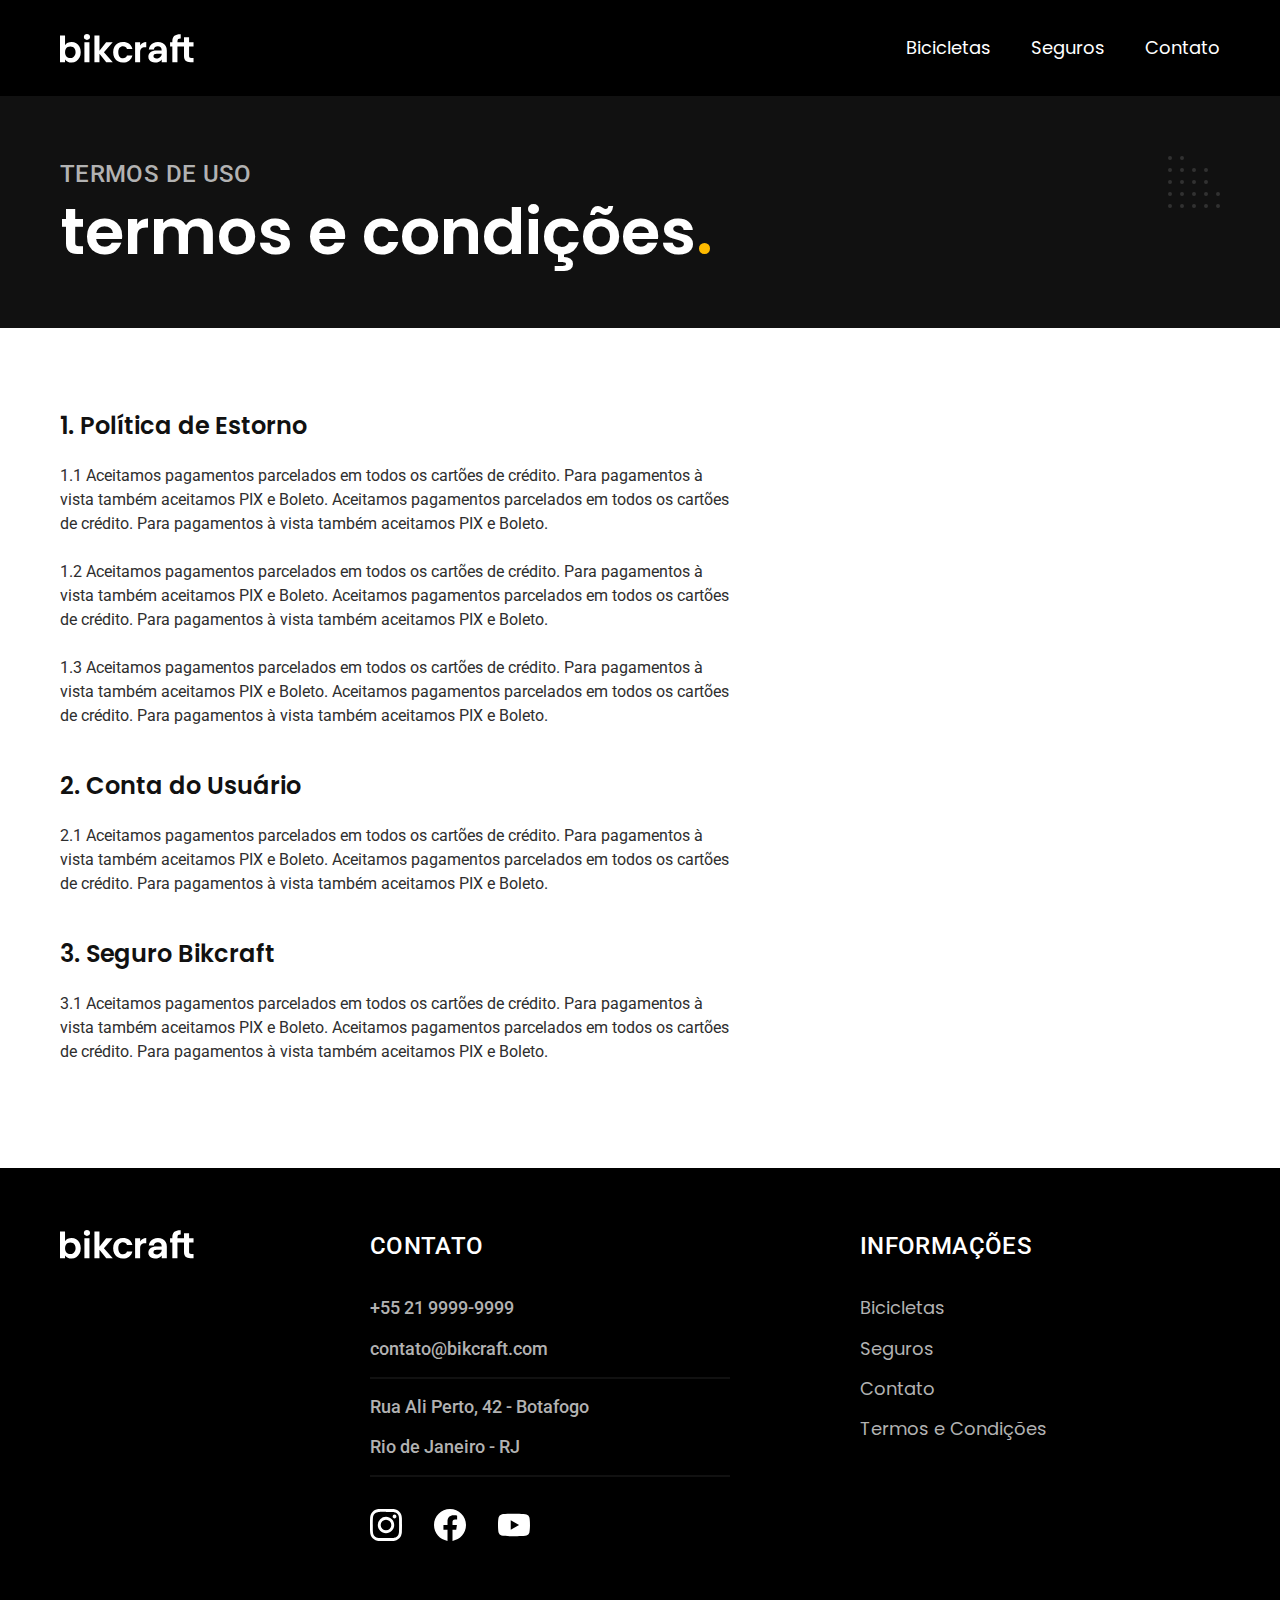
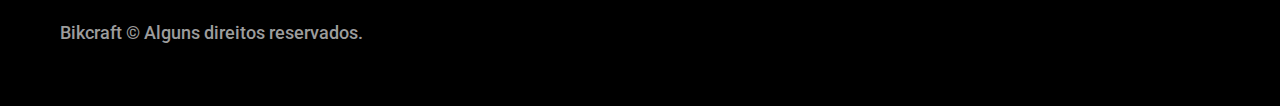
<file: termos.html>
<!DOCTYPE html>
<html lang="pt-br">

<head>
  <meta charset="UTF-8">
  <meta name="viewport" content="width=device-width, initial-scale=1.0">

  <title>Termos e Condições | Bikcraft</title>
  <meta name="description" content="Termos e condições.">

  <link rel="icon" href="./favicon.svg" type="image/svg+xml">
  <link rel="preload" href="./css/style.min.css" as="style">
  <link rel="stylesheet" href="./css/style.min.css">
  <script>document.documentElement.classList.add('js');</script>

  <link rel="preconnect" href="https://fonts.googleapis.com">
  <link rel="preconnect" href="https://fonts.gstatic.com" crossorigin>
  <link href="https://fonts.googleapis.com/css2?family=Merriweather:ital,wght@1,900&family=Poppins:wght@400;600&family=Roboto:wght@400;500&display=swap" rel="stylesheet">
</head>

<body id="termos">
  <header class="header-bg">
    <div class="header container">
      <a href="./">
        <img src="./img/bikcraft.svg" alt="Bikcraft">
      </a>

      <nav aria-label="primaria">
        <ul class="header-menu font-1-m cor-0">
          <li><a href="./bicicletas.html">Bicicletas</a></li>
          <li><a href="./seguros.html">Seguros</a></li>
          <li><a href="./contato.html">Contato</a></li>
        </ul>
      </nav>
    </div>
  </header>

  <main>
    <div class="titulo-bg">
      <div class="titulo container">
        <p class="font-2-l-b cor-5">Termos de uso</p>
        <h1 class="font-1-xxl cor-0">termos e condições<span class="cor-p1">.</span></h1>
      </div>
    </div>

    <div class="termos font-2-s cor-10 container">
      <h2 class="font-1-l cor-11">1. Política de Estorno</h2>
      <p>1.1 Aceitamos pagamentos parcelados em todos os cartões de crédito. Para pagamentos à vista também aceitamos PIX e Boleto. Aceitamos pagamentos parcelados em todos os cartões de crédito. Para pagamentos à vista também aceitamos PIX e Boleto.</p>
      <p>1.2 Aceitamos pagamentos parcelados em todos os cartões de crédito. Para pagamentos à vista também aceitamos PIX e Boleto. Aceitamos pagamentos parcelados em todos os cartões de crédito. Para pagamentos à vista também aceitamos PIX e Boleto.</p>
      <p>1.3 Aceitamos pagamentos parcelados em todos os cartões de crédito. Para pagamentos à vista também aceitamos PIX e Boleto. Aceitamos pagamentos parcelados em todos os cartões de crédito. Para pagamentos à vista também aceitamos PIX e Boleto.</p>
      <h2 class="font-1-l cor-11">2. Conta do Usuário</h2>
      <p>2.1 Aceitamos pagamentos parcelados em todos os cartões de crédito. Para pagamentos à vista também aceitamos PIX e Boleto. Aceitamos pagamentos parcelados em todos os cartões de crédito. Para pagamentos à vista também aceitamos PIX e Boleto.</p>
      <h2 class="font-1-l cor-11">3. Seguro Bikcraft</h2>
      <p>3.1 Aceitamos pagamentos parcelados em todos os cartões de crédito. Para pagamentos à vista também aceitamos PIX e Boleto. Aceitamos pagamentos parcelados em todos os cartões de crédito. Para pagamentos à vista também aceitamos PIX e Boleto.</p>
    </div>
  </main>

  <footer class="footer-bg">
    <div class="footer container">
      <img src="./img/bikcraft.svg" alt="Bikcraft">
      <div class="footer-contato">
        <h3 class="font-2-l-b cor-0">Contato</h3>
        <ul class="font-2-m cor-5">
          <li><a href="tel:+552199999999">+55 21 9999-9999</a></li>
          <li><a href="mailto:contato@bikcraft.com">contato@bikcraft.com</a></li>
          <li>Rua Ali Perto, 42 - Botafogo</li>
          <li>Rio de Janeiro - RJ</li>
        </ul>
        <div class="footer-redes">
          <a href="./">
            <img src="./img/redes/instagram.svg" alt="Instagram">
          </a>
          <a href="./">
            <img src="./img/redes/facebook.svg" alt="Facebook">
          </a>
          <a href="./">
            <img src="./img/redes/youtube.svg" alt="Youtube">
          </a>
        </div>
      </div>
      <div class="footer-informacoes">
        <h3 class="font-2-l-b cor-0">Informações</h3>
        <nav>
          <ul class="font-1-m cor-5">
            <li><a href="./bicicletas.html">Bicicletas</a></li>
            <li><a href="./seguros.html">Seguros</a></li>
            <li><a href="./contato.html">Contato</a></li>
            <li><a href="./termos.html">Termos e Condições</a></li>
          </ul>
        </nav>
      </div>
      <p class="footer-copy font-2-m cor-6">Bikcraft © Alguns direitos reservados.</p>
    </div>
  </footer>
  <script src="./js/script.js"></script>
</body>

</html>
</file>
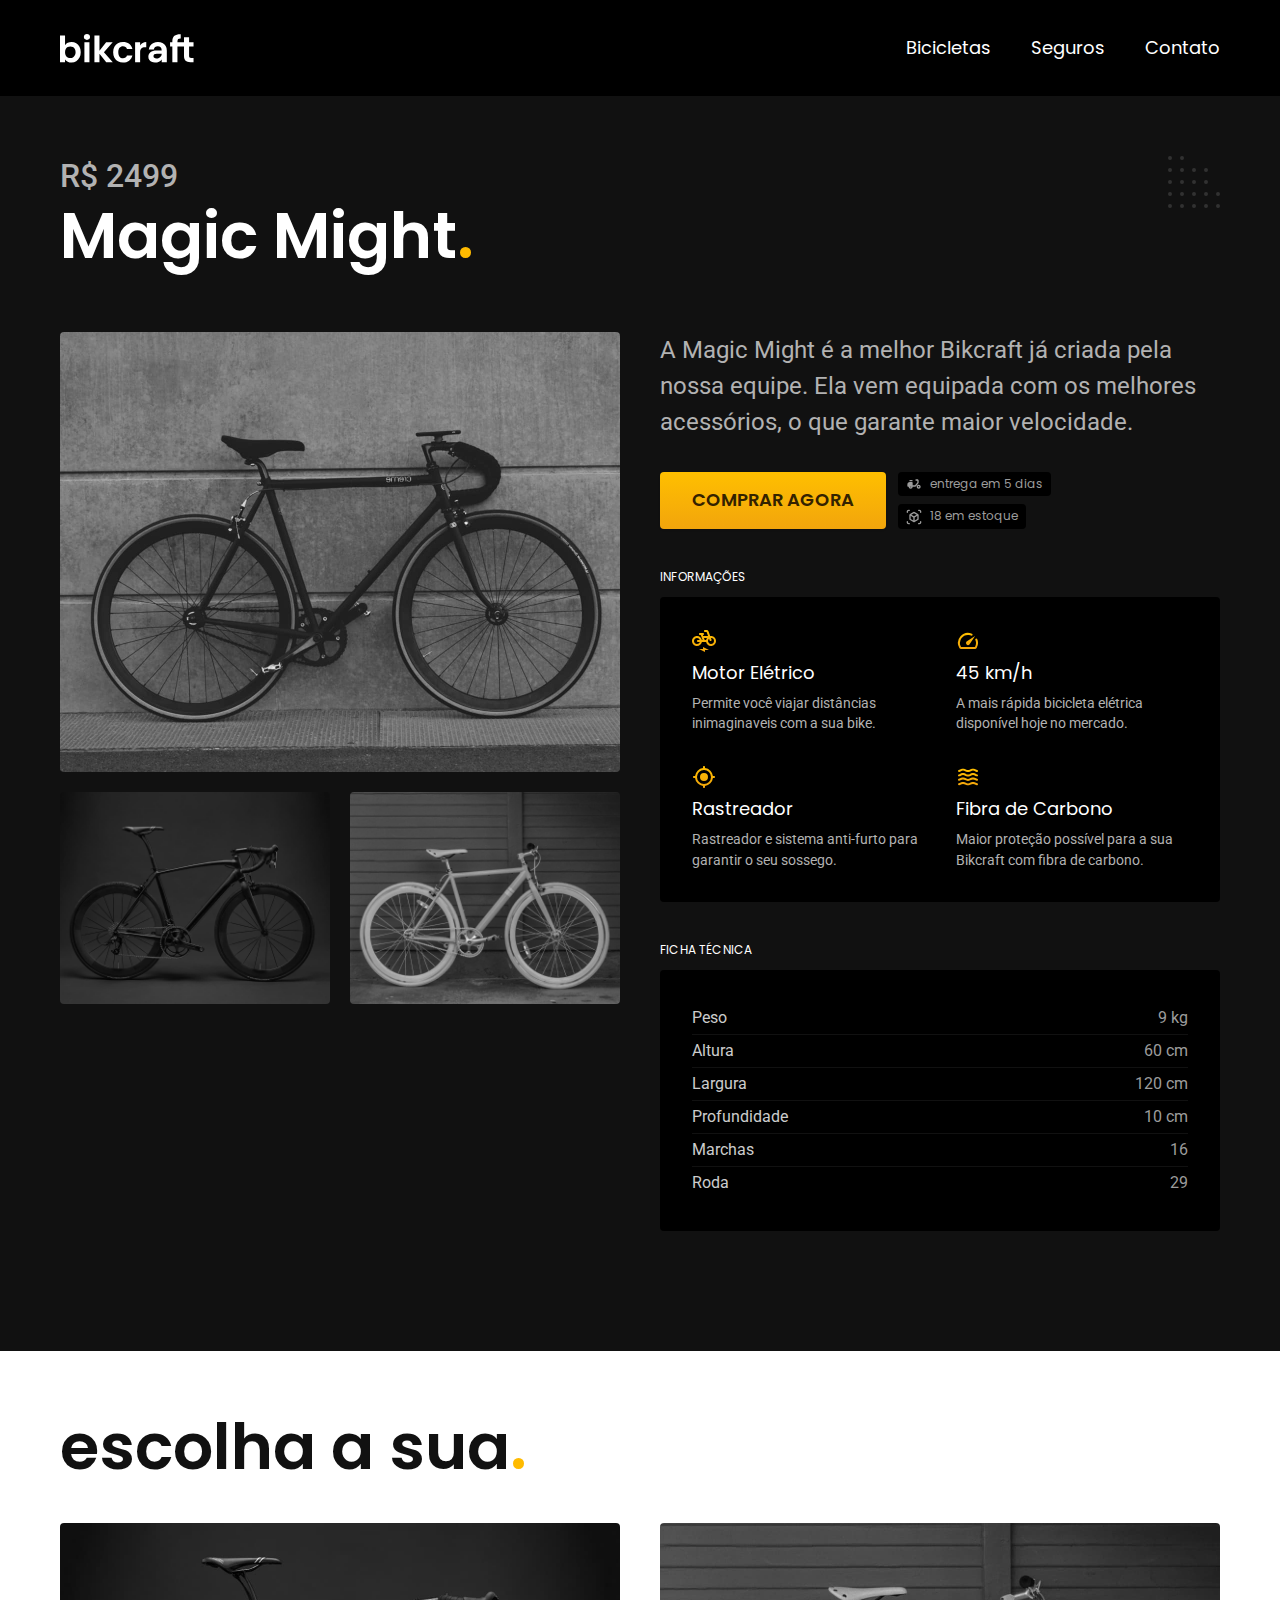
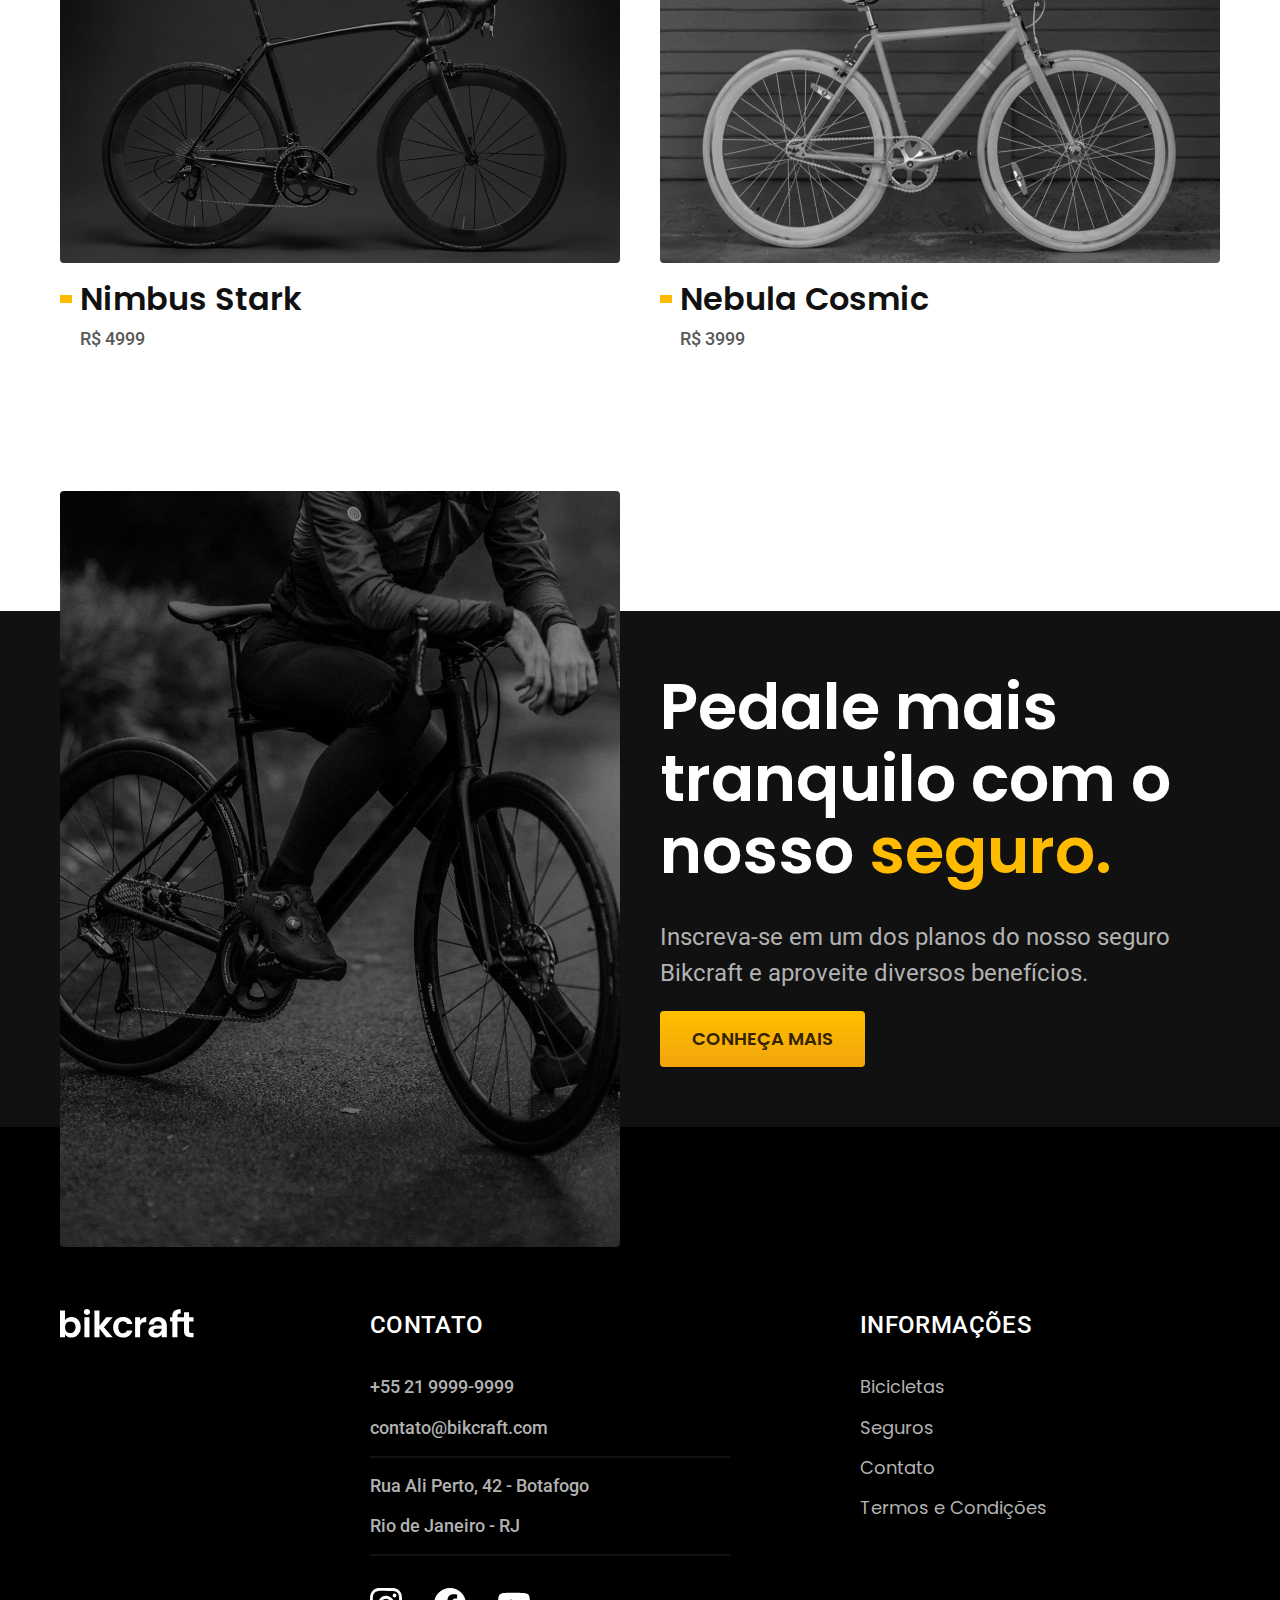
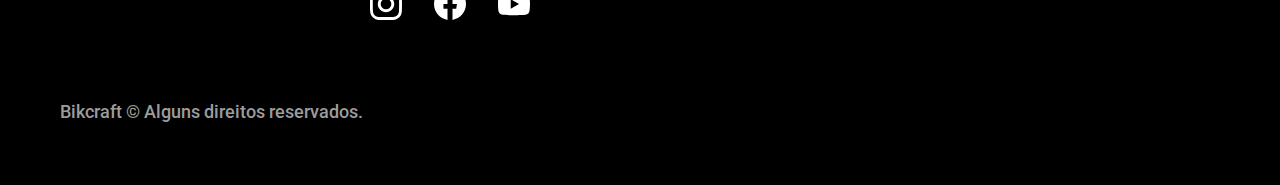
<file: bicicletas/magic.html>
<!DOCTYPE html>
<html lang="pt-br">

<head>
  <meta charset="UTF-8">
  <meta name="viewport" content="width=device-width, initial-scale=1.0">

  <title>Magic | Bikcraft</title>
  <meta name="description" content="Magic.">

  <link rel="icon" href="../favicon.svg" type="image/svg+xml">
  <link rel="preload" href="../css/style.min.css" as="style">
  <link rel="stylesheet" href="../css/style.min.css">
  <script>document.documentElement.classList.add('js');</script>

  <link rel="preconnect" href="https://fonts.googleapis.com">
  <link rel="preconnect" href="https://fonts.gstatic.com" crossorigin>
  <link href="https://fonts.googleapis.com/css2?family=Merriweather:ital,wght@1,900&family=Poppins:wght@400;600&family=Roboto:wght@400;500&display=swap" rel="stylesheet">
</head>

<body id="bicicleta">
  <header class="header-bg">
    <div class="header container">
      <a href="../">
        <img src="../img/bikcraft.svg" alt="Bikcraft">
      </a>

      <nav aria-label="primaria">
        <ul class="header-menu font-1-m cor-0">
          <li><a href="../bicicletas.html">Bicicletas</a></li>
          <li><a href="../seguros.html">Seguros</a></li>
          <li><a href="../contato.html">Contato</a></li>
        </ul>
      </nav>
    </div>
  </header>

  <main class="titulo-bg">
    <div>
      <div class="titulo container">
        <p class="font-2-xl cor-5">R$ 2499</p>
        <h1 class="font-1-xxl cor-0">Magic Might<span class="cor-p1">.</span></h1>
      </div>
    </div>
    <div class="bicicleta container">
      <div class="bicicleta-imagens">
        <img src="../img/bicicleta/nimbus2.jpg" alt="Bicicleta 2">
        <img src="../img/bicicleta/nimbus1.jpg" alt="Bicicleta 1">
        <img src="../img/bicicleta/nimbus3.jpg" alt="Bicicleta 3">
      </div>
      <div class="bicicleta-conteudo">
        <p class="font-2-l cor-5">A Magic Might é a melhor Bikcraft já criada pela nossa equipe. Ela vem equipada com os melhores acessórios, o que garante maior velocidade.</p>
        <div class="bicicleta-comprar">
          <a class="botao" href="../orcamento.html?tipo=bikcraft&produto=magic">Comprar Agora</a>
          <span class="font-1-xs cor-6"><img src="../img/icones/entrega.svg" alt=""> entrega em 5 dias</span>
          <span class="font-1-xs cor-6"><img src="../img/icones/estoque.svg" alt=""> 18 em estoque</span>
        </div>

        <h2 class="font-1-xs cor-0">Informações</h2>
        <ul class="bicicleta-informacoes">
          <li>
            <img src="../img/icones/eletrica.svg" alt="">
            <h3 class="font-1-m cor-0">Motor Elétrico</h3>
            <p class="font-2-xs cor-5">Permite você viajar distâncias inimaginaveis com a sua bike.</p>
          </li>
          <li>
            <img src="../img/icones/velocidade.svg" alt="">
            <h3 class="font-1-m cor-0">45 km/h</h3>
            <p class="font-2-xs cor-5">A mais rápida bicicleta elétrica disponível hoje no mercado.</p>
          </li>
          <li>
            <img src="../img/icones/rastreador.svg" alt="">
            <h3 class="font-1-m cor-0">Rastreador</h3>
            <p class="font-2-xs cor-5">Rastreador e sistema anti-furto para garantir o seu sossego.</p>
          </li>
          <li>
            <img src="../img/icones/carbono.svg" alt="">
            <h3 class="font-1-m cor-0">Fibra de Carbono</h3>
            <p class="font-2-xs cor-5">Maior proteção possível para a sua Bikcraft com fibra de carbono.</p>
          </li>
        </ul>
        <h2 class="font-1-xs cor-0">Ficha Técnica</h2>
        <ul class="bicicleta-ficha font-2-s cor-4">
          <li>Peso <span>9 kg</span></li>
          <li>Altura <span>60 cm</span></li>
          <li>Largura <span>120 cm</span></li>
          <li>Profundidade <span>10 cm</span></li>
          <li>Marchas <span>16</span></li>
          <li>Roda <span>29</span></li>
        </ul>
      </div>
    </div>
  </main>

  <article class="bicicletas-lista container">
    <h2 class="font-1-xxl">escolha a sua<span class="cor-p1">.</span></h2>

    <ul>
      <li>
        <a href="./nimbus.html">
          <img src="../img/bicicletas/nimbus.jpg" alt="Bicicleta preta">
          <h3 class="font-1-xl">Nimbus Stark</h3>
          <span class="font-2-m cor-8">R$ 4999</span>
        </a>
      </li>
      <li>
        <a href="./nebula.html">
          <img src="../img/bicicletas/nebula.jpg" alt="Bicicleta preta">
          <h3 class="font-1-xl">Nebula Cosmic</h3>
          <span class="font-2-m cor-8">R$ 3999</span>
        </a>
      </li>
    </ul>
  </article>

  <article class="seguro-bg">
    <div class="seguro container">
      <div class="seguro-imagem">
        <img src="../img/fotos/seguros.jpg" alt="Pessoa parada em cima de uma bicicleta.">
      </div>
      <div class="seguro-conteudo">
        <h2 class="font-1-xxl cor-0">Pedale mais tranquilo com o nosso <span class="cor-p1">seguro.</span></h2>
        <p class="font-2-l cor-5">Inscreva-se em um dos planos do nosso seguro Bikcraft e aproveite diversos benefícios.</p>
        <a class="botao" href="../seguros.html">Conheça Mais</a>
      </div>
    </div>
  </article>

  <footer class="footer-bg">
    <div class="footer container">
      <img src="../img/bikcraft.svg" alt="Bikcraft">
      <div class="footer-contato">
        <h3 class="font-2-l-b cor-0">Contato</h3>
        <ul class="font-2-m cor-5">
          <li><a href="tel:+552199999999">+55 21 9999-9999</a></li>
          <li><a href="mailto:contato@bikcraft.com">contato@bikcraft.com</a></li>
          <li>Rua Ali Perto, 42 - Botafogo</li>
          <li>Rio de Janeiro - RJ</li>
        </ul>
        <div class="footer-redes">
          <a href="../">
            <img src="../img/redes/instagram.svg" alt="Instagram">
          </a>
          <a href="../">
            <img src="../img/redes/facebook.svg" alt="Facebook">
          </a>
          <a href="../">
            <img src="../img/redes/youtube.svg" alt="Youtube">
          </a>
        </div>
      </div>
      <div class="footer-informacoes">
        <h3 class="font-2-l-b cor-0">Informações</h3>
        <nav>
          <ul class="font-1-m cor-5">
            <li><a href="../bicicletas.html">Bicicletas</a></li>
            <li><a href="../seguros.html">Seguros</a></li>
            <li><a href="../contato.html">Contato</a></li>
            <li><a href="../termos.html">Termos e Condições</a></li>
          </ul>
        </nav>
      </div>
      <p class="footer-copy font-2-m cor-6">Bikcraft © Alguns direitos reservados.</p>
    </div>
  </footer>
  <script src="../js/script.js"></script>
</body>

</html>
</file>
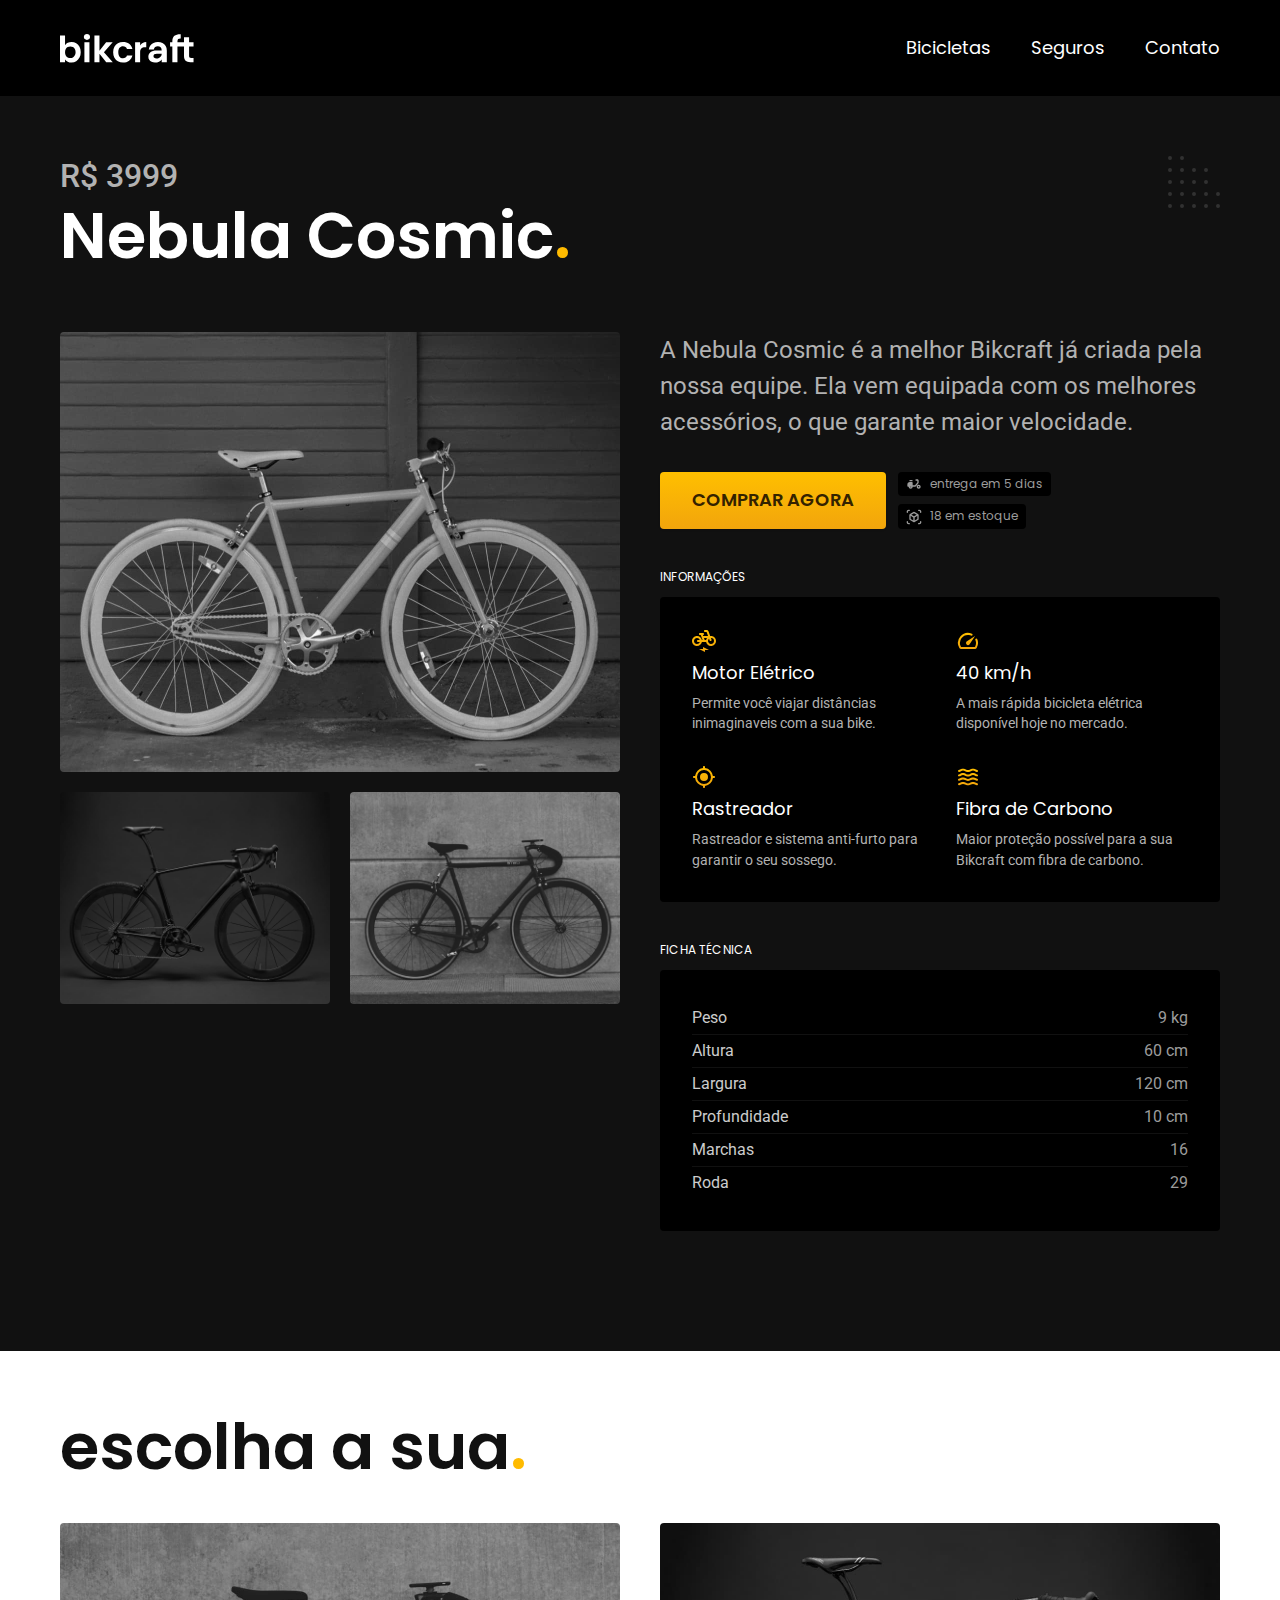
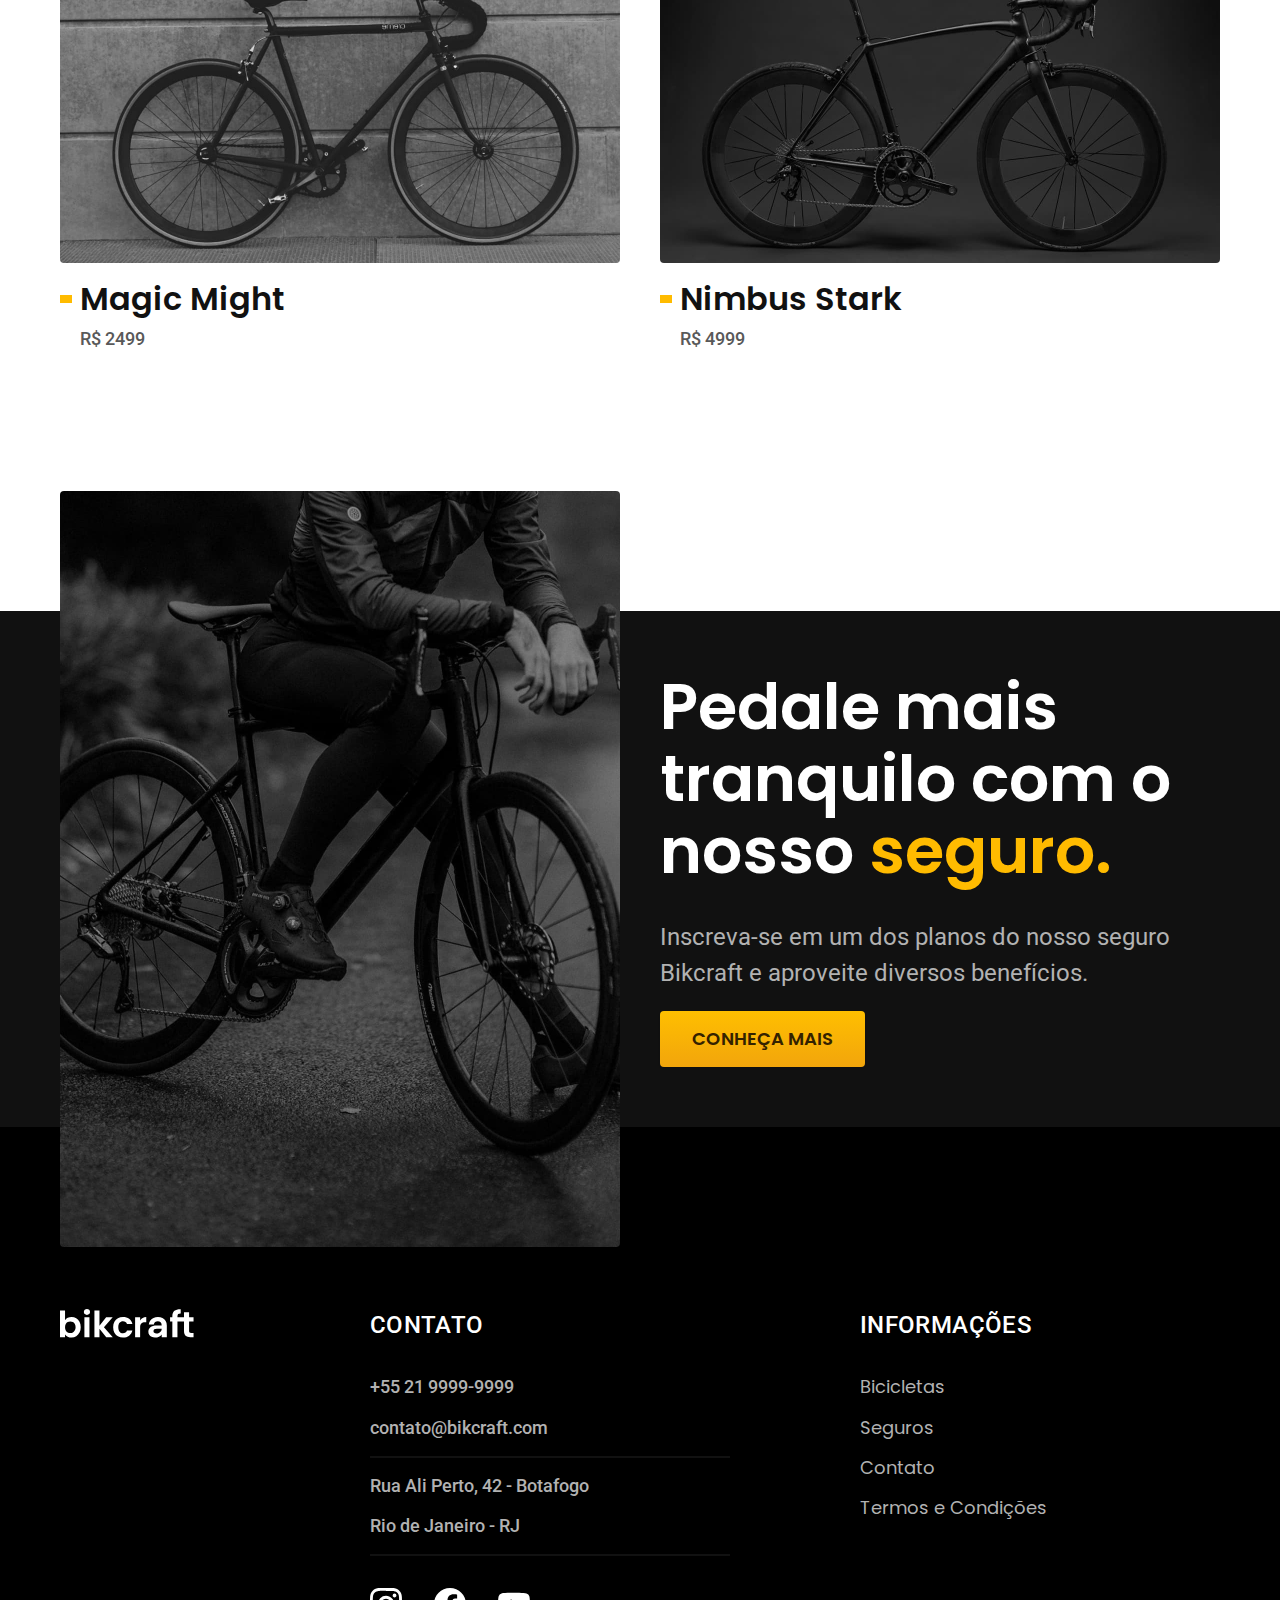
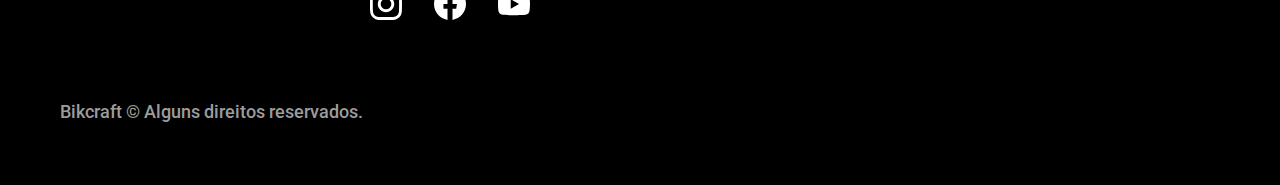
<file: bicicletas/nebula.html>
<!DOCTYPE html>
<html lang="pt-br">

<head>
  <meta charset="UTF-8">
  <meta name="viewport" content="width=device-width, initial-scale=1.0">

  <title>Nebula | Bikcraft</title>
  <meta name="description" content="Nebula.">

  <link rel="icon" href="../favicon.svg" type="image/svg+xml">
  <link rel="preload" href="../css/style.min.css" as="style">
  <link rel="stylesheet" href="../css/style.min.css">
  <script>document.documentElement.classList.add('js');</script>

  <link rel="preconnect" href="https://fonts.googleapis.com">
  <link rel="preconnect" href="https://fonts.gstatic.com" crossorigin>
  <link href="https://fonts.googleapis.com/css2?family=Merriweather:ital,wght@1,900&family=Poppins:wght@400;600&family=Roboto:wght@400;500&display=swap" rel="stylesheet">
</head>

<body id="bicicleta">
  <header class="header-bg">
    <div class="header container">
      <a href="../">
        <img src="../img/bikcraft.svg" alt="Bikcraft">
      </a>

      <nav aria-label="primaria">
        <ul class="header-menu font-1-m cor-0">
          <li><a href="../bicicletas.html">Bicicletas</a></li>
          <li><a href="../seguros.html">Seguros</a></li>
          <li><a href="../contato.html">Contato</a></li>
        </ul>
      </nav>
    </div>
  </header>

  <main class="titulo-bg">
    <div>
      <div class="titulo container">
        <p class="font-2-xl cor-5">R$ 3999</p>
        <h1 class="font-1-xxl cor-0">Nebula Cosmic<span class="cor-p1">.</span></h1>
      </div>
    </div>
    <div class="bicicleta container">
      <div class="bicicleta-imagens">
        <img src="../img/bicicleta/nimbus3.jpg" alt="Bicicleta 3">
        <img src="../img/bicicleta/nimbus1.jpg" alt="Bicicleta 1">
        <img src="../img/bicicleta/nimbus2.jpg" alt="Bicicleta 2">
      </div>
      <div class="bicicleta-conteudo">
        <p class="font-2-l cor-5">A Nebula Cosmic é a melhor Bikcraft já criada pela nossa equipe. Ela vem equipada com os melhores acessórios, o que garante maior velocidade.</p>
        <div class="bicicleta-comprar">
          <a class="botao" href="../orcamento.html?tipo=bikcraft&produto=nebula">Comprar Agora</a>
          <span class="font-1-xs cor-6"><img src="../img/icones/entrega.svg" alt=""> entrega em 5 dias</span>
          <span class="font-1-xs cor-6"><img src="../img/icones/estoque.svg" alt=""> 18 em estoque</span>
        </div>

        <h2 class="font-1-xs cor-0">Informações</h2>
        <ul class="bicicleta-informacoes">
          <li>
            <img src="../img/icones/eletrica.svg" alt="">
            <h3 class="font-1-m cor-0">Motor Elétrico</h3>
            <p class="font-2-xs cor-5">Permite você viajar distâncias inimaginaveis com a sua bike.</p>
          </li>
          <li>
            <img src="../img/icones/velocidade.svg" alt="">
            <h3 class="font-1-m cor-0">40 km/h</h3>
            <p class="font-2-xs cor-5">A mais rápida bicicleta elétrica disponível hoje no mercado.</p>
          </li>
          <li>
            <img src="../img/icones/rastreador.svg" alt="">
            <h3 class="font-1-m cor-0">Rastreador</h3>
            <p class="font-2-xs cor-5">Rastreador e sistema anti-furto para garantir o seu sossego.</p>
          </li>
          <li>
            <img src="../img/icones/carbono.svg" alt="">
            <h3 class="font-1-m cor-0">Fibra de Carbono</h3>
            <p class="font-2-xs cor-5">Maior proteção possível para a sua Bikcraft com fibra de carbono.</p>
          </li>
        </ul>
        <h2 class="font-1-xs cor-0">Ficha Técnica</h2>
        <ul class="bicicleta-ficha font-2-s cor-4">
          <li>Peso <span>9 kg</span></li>
          <li>Altura <span>60 cm</span></li>
          <li>Largura <span>120 cm</span></li>
          <li>Profundidade <span>10 cm</span></li>
          <li>Marchas <span>16</span></li>
          <li>Roda <span>29</span></li>
        </ul>
      </div>
    </div>
  </main>

  <article class="bicicletas-lista container">
    <h2 class="font-1-xxl">escolha a sua<span class="cor-p1">.</span></h2>

    <ul>
      <li>
        <a href="./magic.html">
          <img src="../img/bicicletas/magic.jpg" alt="Bicicleta preta">
          <h3 class="font-1-xl">Magic Might</h3>
          <span class="font-2-m cor-8">R$ 2499</span>
        </a>
      </li>
      <li>
        <a href="./nimbus.html">
          <img src="../img/bicicletas/nimbus.jpg" alt="Bicicleta preta">
          <h3 class="font-1-xl">Nimbus Stark</h3>
          <span class="font-2-m cor-8">R$ 4999</span>
        </a>
      </li>
    </ul>
  </article>

  <article class="seguro-bg">
    <div class="seguro container">
      <div class="seguro-imagem">
        <img src="../img/fotos/seguros.jpg" alt="Pessoa parada em cima de uma bicicleta.">
      </div>
      <div class="seguro-conteudo">
        <h2 class="font-1-xxl cor-0">Pedale mais tranquilo com o nosso <span class="cor-p1">seguro.</span></h2>
        <p class="font-2-l cor-5">Inscreva-se em um dos planos do nosso seguro Bikcraft e aproveite diversos benefícios.</p>
        <a class="botao" href="../seguros.html">Conheça Mais</a>
      </div>
    </div>
  </article>

  <footer class="footer-bg">
    <div class="footer container">
      <img src="../img/bikcraft.svg" alt="Bikcraft">
      <div class="footer-contato">
        <h3 class="font-2-l-b cor-0">Contato</h3>
        <ul class="font-2-m cor-5">
          <li><a href="tel:+552199999999">+55 21 9999-9999</a></li>
          <li><a href="mailto:contato@bikcraft.com">contato@bikcraft.com</a></li>
          <li>Rua Ali Perto, 42 - Botafogo</li>
          <li>Rio de Janeiro - RJ</li>
        </ul>
        <div class="footer-redes">
          <a href="../">
            <img src="../img/redes/instagram.svg" alt="Instagram">
          </a>
          <a href="../">
            <img src="../img/redes/facebook.svg" alt="Facebook">
          </a>
          <a href="../">
            <img src="../img/redes/youtube.svg" alt="Youtube">
          </a>
        </div>
      </div>
      <div class="footer-informacoes">
        <h3 class="font-2-l-b cor-0">Informações</h3>
        <nav>
          <ul class="font-1-m cor-5">
            <li><a href="../bicicletas.html">Bicicletas</a></li>
            <li><a href="../seguros.html">Seguros</a></li>
            <li><a href="../contato.html">Contato</a></li>
            <li><a href="../termos.html">Termos e Condições</a></li>
          </ul>
        </nav>
      </div>
      <p class="footer-copy font-2-m cor-6">Bikcraft © Alguns direitos reservados.</p>
    </div>
  </footer>
  <script src="../js/script.js"></script>
</body>

</html>
</file>
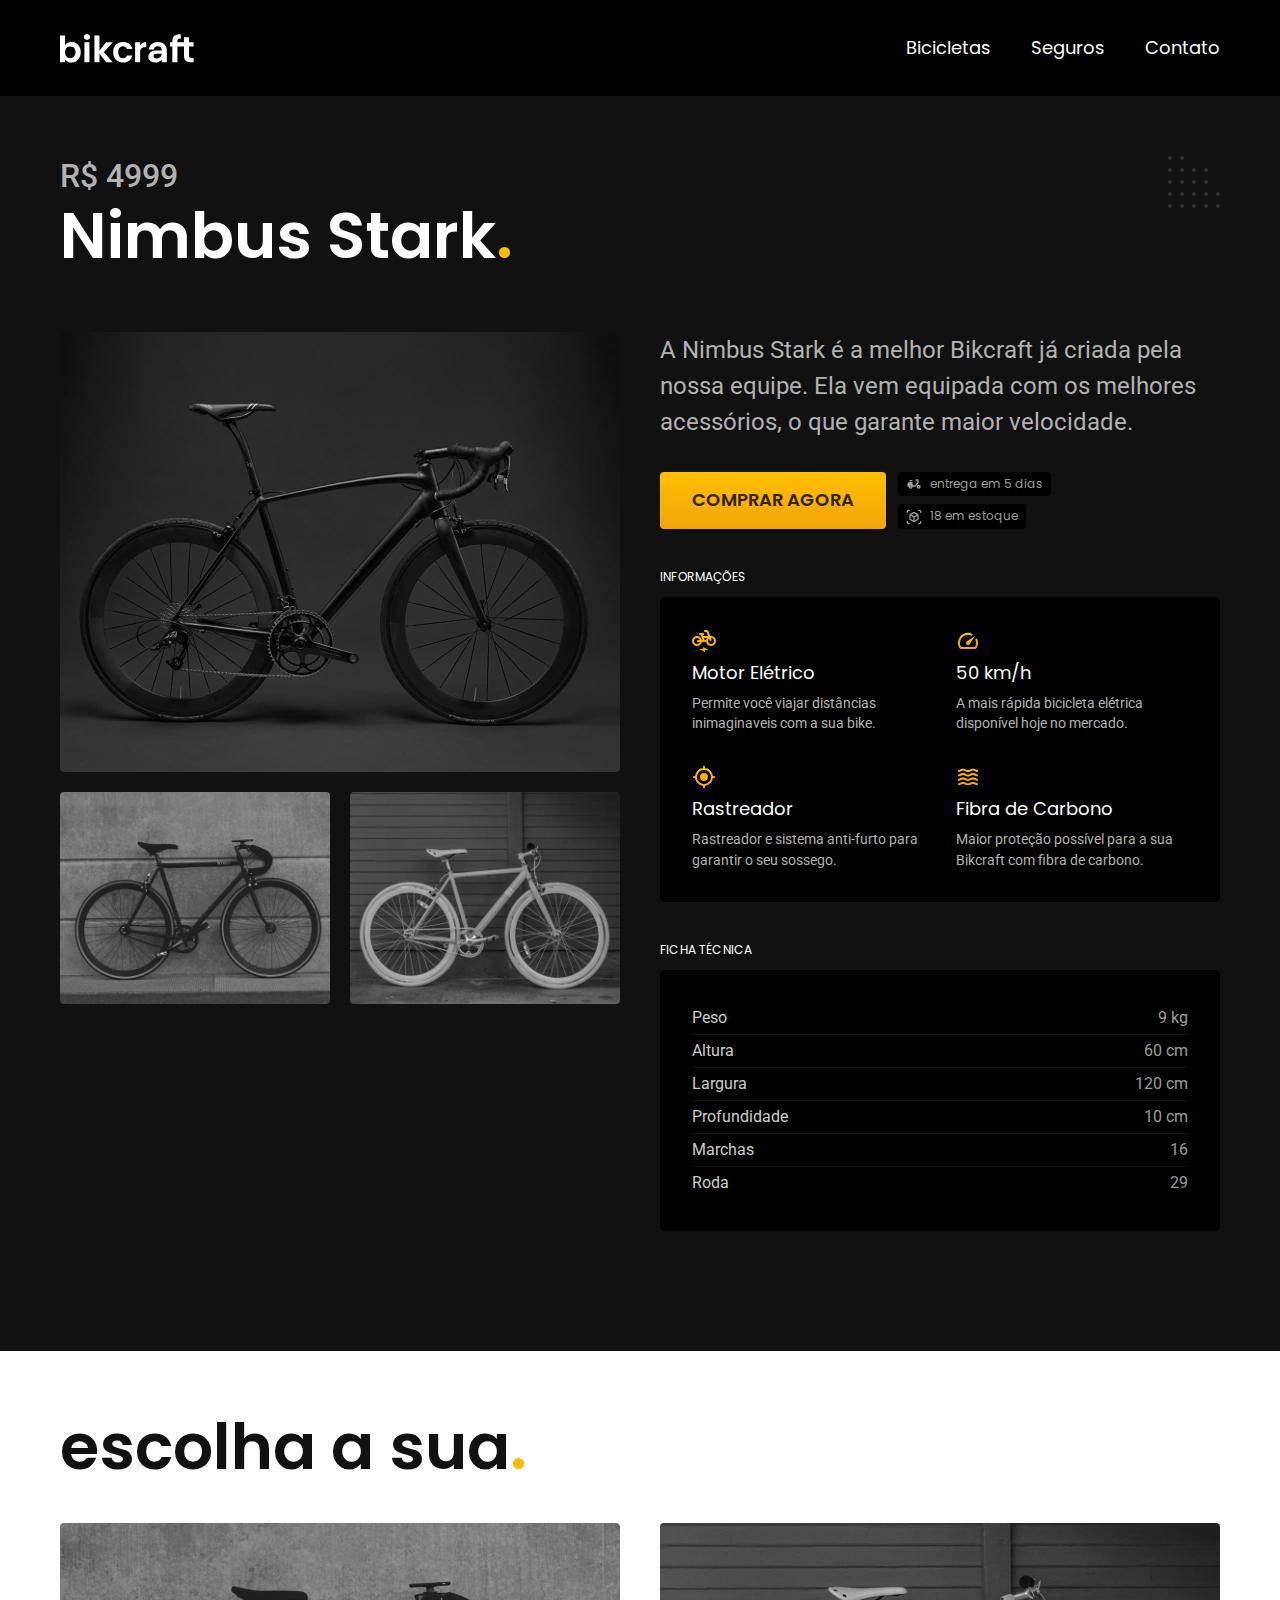
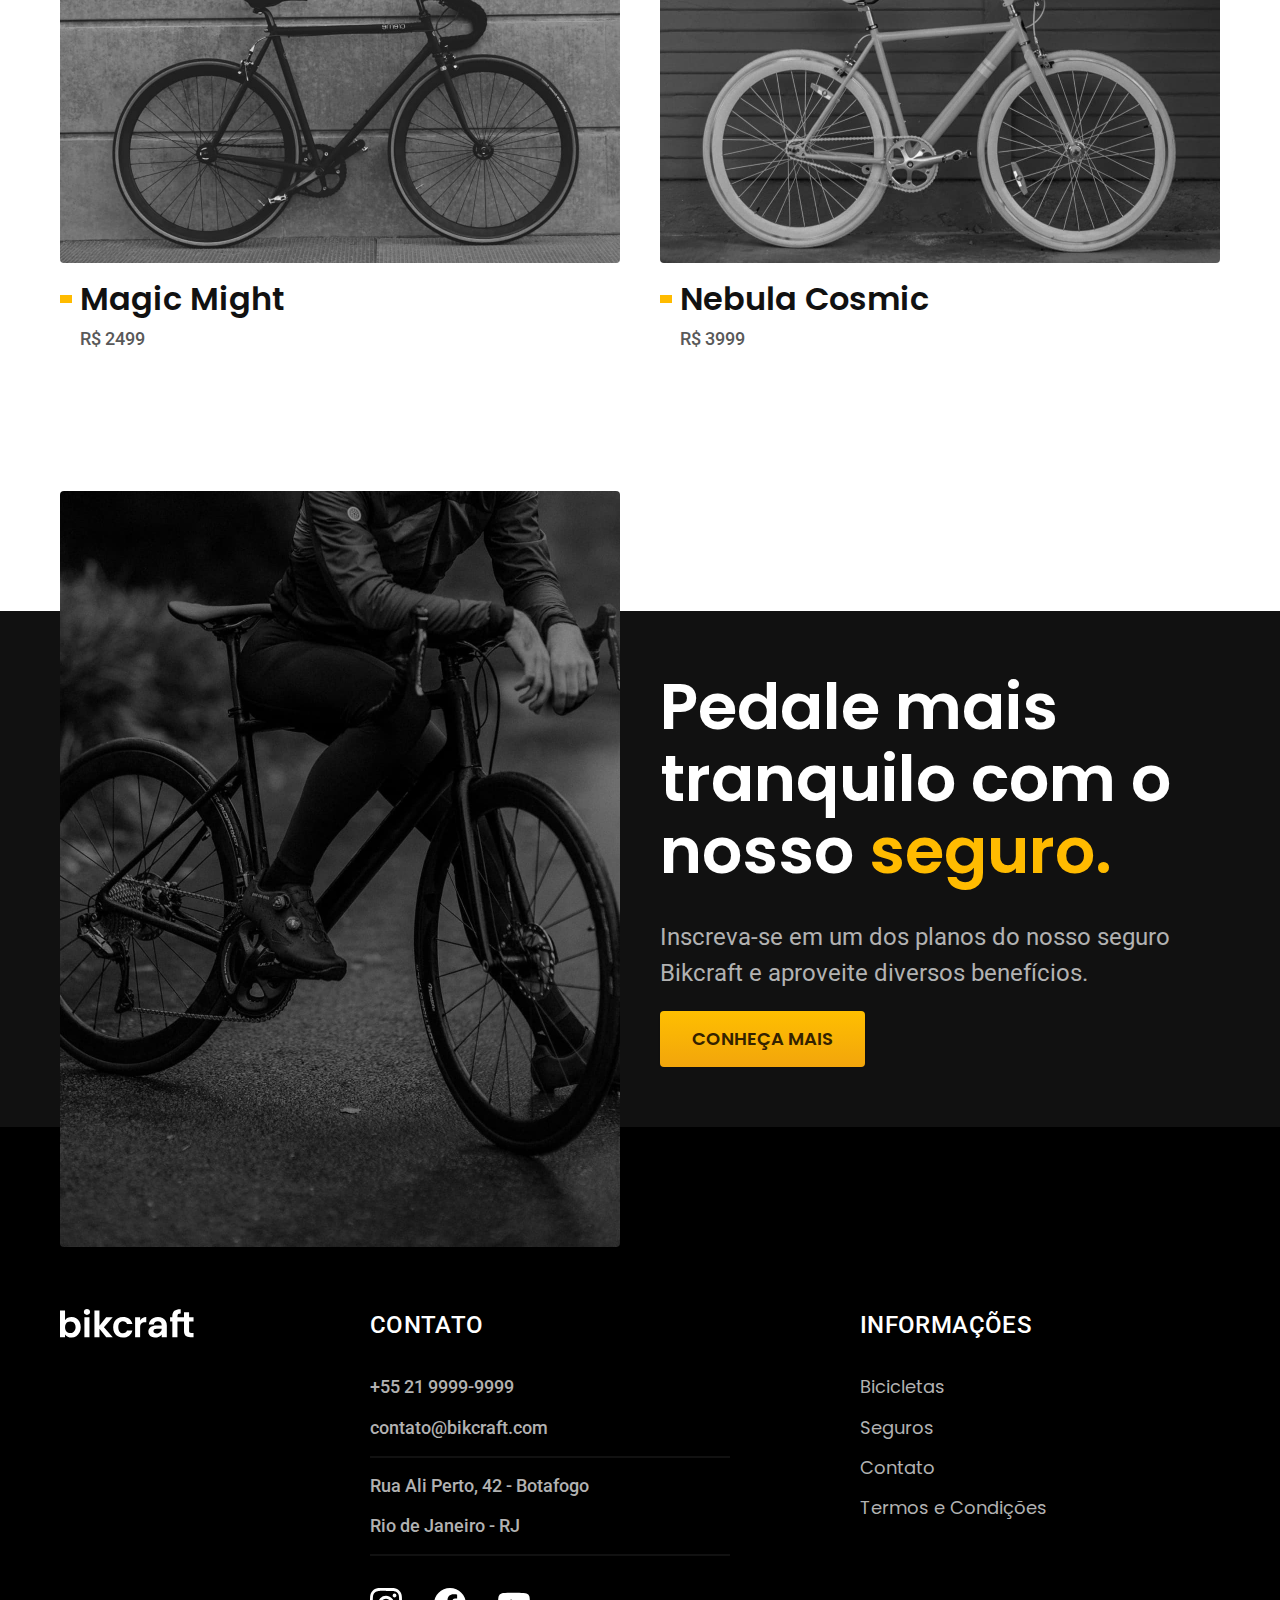
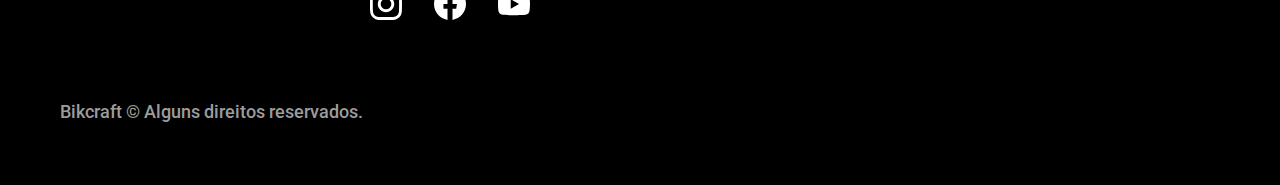
<file: bicicletas/nimbus.html>
<!DOCTYPE html>
<html lang="pt-br">

<head>
  <meta charset="UTF-8">
  <meta name="viewport" content="width=device-width, initial-scale=1.0">

  <title>Nimbus | Bikcraft</title>
  <meta name="description" content="Nimbus.">

  <link rel="icon" href="../favicon.svg" type="image/svg+xml">
  <link rel="preload" href="../css/style.min.css" as="style">
  <link rel="stylesheet" href="../css/style.min.css">
  <script>document.documentElement.classList.add('js');</script>

  <link rel="preconnect" href="https://fonts.googleapis.com">
  <link rel="preconnect" href="https://fonts.gstatic.com" crossorigin>
  <link href="https://fonts.googleapis.com/css2?family=Merriweather:ital,wght@1,900&family=Poppins:wght@400;600&family=Roboto:wght@400;500&display=swap" rel="stylesheet">
</head>

<body id="bicicleta">
  <header class="header-bg">
    <div class="header container">
      <a href="../">
        <img src="../img/bikcraft.svg" alt="Bikcraft">
      </a>

      <nav aria-label="primaria">
        <ul class="header-menu font-1-m cor-0">
          <li><a href="../bicicletas.html">Bicicletas</a></li>
          <li><a href="../seguros.html">Seguros</a></li>
          <li><a href="../contato.html">Contato</a></li>
        </ul>
      </nav>
    </div>
  </header>

  <main class="titulo-bg">
    <div>
      <div class="titulo container">
        <p class="font-2-xl cor-5">R$ 4999</p>
        <h1 class="font-1-xxl cor-0">Nimbus Stark<span class="cor-p1">.</span></h1>
      </div>
    </div>
    <div class="bicicleta container">
      <div class="bicicleta-imagens">
        <img src="../img/bicicleta/nimbus1.jpg" alt="Bicicleta 1">
        <img src="../img/bicicleta/nimbus2.jpg" alt="Bicicleta 2">
        <img src="../img/bicicleta/nimbus3.jpg" alt="Bicicleta 3">
      </div>
      <div class="bicicleta-conteudo">
        <p class="font-2-l cor-5">A Nimbus Stark é a melhor Bikcraft já criada pela nossa equipe. Ela vem equipada com os melhores acessórios, o que garante maior velocidade.</p>
        <div class="bicicleta-comprar">
          <a class="botao" href="../orcamento.html?tipo=bikcraft&produto=nimbus">Comprar Agora</a>
          <span class="font-1-xs cor-6"><img src="../img/icones/entrega.svg" alt=""> entrega em 5 dias</span>
          <span class="font-1-xs cor-6"><img src="../img/icones/estoque.svg" alt=""> 18 em estoque</span>
        </div>

        <h2 class="font-1-xs cor-0">Informações</h2>
        <ul class="bicicleta-informacoes">
          <li>
            <img src="../img/icones/eletrica.svg" alt="">
            <h3 class="font-1-m cor-0">Motor Elétrico</h3>
            <p class="font-2-xs cor-5">Permite você viajar distâncias inimaginaveis com a sua bike.</p>
          </li>
          <li>
            <img src="../img/icones/velocidade.svg" alt="">
            <h3 class="font-1-m cor-0">50 km/h</h3>
            <p class="font-2-xs cor-5">A mais rápida bicicleta elétrica disponível hoje no mercado.</p>
          </li>
          <li>
            <img src="../img/icones/rastreador.svg" alt="">
            <h3 class="font-1-m cor-0">Rastreador</h3>
            <p class="font-2-xs cor-5">Rastreador e sistema anti-furto para garantir o seu sossego.</p>
          </li>
          <li>
            <img src="../img/icones/carbono.svg" alt="">
            <h3 class="font-1-m cor-0">Fibra de Carbono</h3>
            <p class="font-2-xs cor-5">Maior proteção possível para a sua Bikcraft com fibra de carbono.</p>
          </li>
        </ul>
        <h2 class="font-1-xs cor-0">Ficha Técnica</h2>
        <ul class="bicicleta-ficha font-2-s cor-4">
          <li>Peso <span>9 kg</span></li>
          <li>Altura <span>60 cm</span></li>
          <li>Largura <span>120 cm</span></li>
          <li>Profundidade <span>10 cm</span></li>
          <li>Marchas <span>16</span></li>
          <li>Roda <span>29</span></li>
        </ul>
      </div>
    </div>
  </main>

  <article class="bicicletas-lista container">
    <h2 class="font-1-xxl">escolha a sua<span class="cor-p1">.</span></h2>

    <ul>
      <li>
        <a href="./magic.html">
          <img src="../img/bicicletas/magic.jpg" alt="Bicicleta preta">
          <h3 class="font-1-xl">Magic Might</h3>
          <span class="font-2-m cor-8">R$ 2499</span>
        </a>
      </li>
      <li>
        <a href="./nebula.html">
          <img src="../img/bicicletas/nebula.jpg" alt="Bicicleta preta">
          <h3 class="font-1-xl">Nebula Cosmic</h3>
          <span class="font-2-m cor-8">R$ 3999</span>
        </a>
      </li>
    </ul>
  </article>

  <article class="seguro-bg">
    <div class="seguro container">
      <div class="seguro-imagem">
        <img src="../img/fotos/seguros.jpg" alt="Pessoa parada em cima de uma bicicleta.">
      </div>
      <div class="seguro-conteudo">
        <h2 class="font-1-xxl cor-0">Pedale mais tranquilo com o nosso <span class="cor-p1">seguro.</span></h2>
        <p class="font-2-l cor-5">Inscreva-se em um dos planos do nosso seguro Bikcraft e aproveite diversos benefícios.</p>
        <a class="botao" href="../seguros.html">Conheça Mais</a>
      </div>
    </div>
  </article>

  <footer class="footer-bg">
    <div class="footer container">
      <img src="../img/bikcraft.svg" alt="Bikcraft">
      <div class="footer-contato">
        <h3 class="font-2-l-b cor-0">Contato</h3>
        <ul class="font-2-m cor-5">
          <li><a href="tel:+552199999999">+55 21 9999-9999</a></li>
          <li><a href="mailto:contato@bikcraft.com">contato@bikcraft.com</a></li>
          <li>Rua Ali Perto, 42 - Botafogo</li>
          <li>Rio de Janeiro - RJ</li>
        </ul>
        <div class="footer-redes">
          <a href="../">
            <img src="../img/redes/instagram.svg" alt="Instagram">
          </a>
          <a href="../">
            <img src="../img/redes/facebook.svg" alt="Facebook">
          </a>
          <a href="../">
            <img src="../img/redes/youtube.svg" alt="Youtube">
          </a>
        </div>
      </div>
      <div class="footer-informacoes">
        <h3 class="font-2-l-b cor-0">Informações</h3>
        <nav>
          <ul class="font-1-m cor-5">
            <li><a href="../bicicletas.html">Bicicletas</a></li>
            <li><a href="../seguros.html">Seguros</a></li>
            <li><a href="../contato.html">Contato</a></li>
            <li><a href="../termos.html">Termos e Condições</a></li>
          </ul>
        </nav>
      </div>
      <p class="footer-copy font-2-m cor-6">Bikcraft © Alguns direitos reservados.</p>
    </div>
  </footer>
  <script src="../js/script.js"></script>
</body>

</html>
</file>
<file: css/style.min.css>
body{margin:0;font-family:Arial,Helvetica,sans-serif;color:#111}blockquote,dd,h1,h2,h3,h4,p,ul{margin:0}ul{padding:0;list-style:none}a{text-decoration:none;color:inherit}img{max-width:100%;height:auto;display:block}img[src$=".jpg"]{border-radius:4px}.font-1-xs{font:400 0.75rem/1.35 Poppins,sans-serif}.font-2-xs{font:400 0.875rem/1.43 Roboto,sans-serif}.font-1-s{font:400 1rem/1.5 Poppins,sans-serif}.font-2-s{font:400 1rem/1.5 Roboto,sans-serif}.font-1-m,.font-1-m-b{font:400 1.125rem/1.35 Poppins,sans-serif}.font-1-m-b{font-weight:600}.font-2-m{font:500 1.125rem/1.35 Roboto,sans-serif}.font-1-l{font:400 1.5rem/1.5 Poppins,sans-serif}.font-2-l,.font-2-l-b{font:400 1.5rem/1.5 Roboto,sans-serif}.font-2-l-b{font-weight:500;letter-spacing:.015em;text-transform:uppercase}.font-1-xl{font:600 2rem/1.25 Poppins,sans-serif}.font-2-xl{font:500 2rem/1.25 Roboto,sans-serif}.font-1-xxl{font:600 4rem/1.125 Poppins,sans-serif}@media (max-width:1200px){.font-1-xxl{font-size:3rem}.font-2-l,.font-2-l-b{font-size:1.125rem}}@media (max-width:800px){.font-1-xxl{font-size:2rem}.font-1-xl,.font-2-xl{font-size:1.5rem}}:root{--cor-0:#ffffff;--cor-1:#f7f7f7;--cor-2:#ededed;--cor-3:#dedede;--cor-4:#cccccc;--cor-5:#b2b2b2;--cor-6:#9c9c9c;--cor-7:#717171;--cor-8:#595959;--cor-9:#404040;--cor-10:#2e2e2e;--cor-11:#111111;--cor-12:#000000;--cor-p1:#ffbb00;--cor-p2:#e4a30b;--cor-p3:#a66f00;--cor-p4:#664400;--cor-p5:#332200}.cor-0{color:var(--cor-0)}.cor-1{color:var(--cor-1)}.cor-2{color:var(--cor-2)}.cor-3{color:var(--cor-3)}.cor-4{color:var(--cor-4)}.cor-5{color:var(--cor-5)}.cor-6{color:var(--cor-6)}.cor-7{color:var(--cor-7)}.cor-8{color:var(--cor-8)}.cor-9{color:var(--cor-9)}.cor-10{color:var(--cor-10)}.cor-11{color:var(--cor-11)}.cor-12{color:var(--cor-12)}.cor-p1{color:var(--cor-p1)}.cor-p2{color:var(--cor-p2)}.cor-p3{color:var(--cor-p3)}.cor-p4{color:var(--cor-p4)}.cor-p5{color:var(--cor-p5)}.js .fadeInDown{transform:translate3d(0,-20px,0)}.js .fadeInUp{transform:translate3d(0,20px,0)}.js .fadeInRight{transform:translate3d(20px,0,0)}.js .fadeInLeft{transform:translate3d(-20px,0,0)}.js [data-anime]{opacity:0}.js .anime{opacity:1;transform:none;transition:transform .8s,opacity .8s}.header-bg{background-color:var(--cor-12)}.header{display:flex;flex-wrap:wrap;gap:20px;justify-content:space-between;align-items:center;padding-top:20px;padding-bottom:20px}.header-menu{display:flex;flex-wrap:wrap;gap:40px}.header-menu a{display:inline-block;padding:16px 0;position:relative}.header-menu a:after{content:"";display:block;height:2px;width:0;background:var(--cor-0);margin-top:4px;transition:.3s;position:absolute}.header-menu a.ativo::after,.header-menu a:hover:after{width:100%}@media (max-width:800px){.header-menu{gap:20px}.header-menu a{background:var(--cor-11);padding:12px 16px;border-radius:4px}.header-menu a:hover{background-color:var(--cor-10)}.header a:after{display:none}}@media (max-width:600px){.header-menu{gap:12px}.header-menu a{padding:8px 12px;font-size:14px}}.footer-bg{background-color:var(--cor-12)}.footer{display:grid;grid-template-columns:3fr 5fr 4fr;gap:40px;padding-top:60px;padding-bottom:60px}.footer h3{margin-bottom:32px}.footer-contato ul{margin-bottom:32px}.footer-contato li:nth-child(even):after{content:"";display:block;max-width:360px;height:2px;background:var(--cor-11);margin-top:16px}.footer li{margin-bottom:16px}.footer-redes{display:flex;gap:32px}.footer a:hover{color:var(--cor-0)}.footer-copy{grid-column:1/-1;margin-top:40px}@media (max-width:800px){.footer>img{display:none}.footer{grid-template-columns:1fr 1fr}}@media (max-width:600px){.footer{grid-template-columns:1fr;gap:60px}.footer-copy{margin-top:0}}.container{box-sizing:border-box;max-width:1200px;padding-left:20px;padding-right:20px;margin-left:auto;margin-right:auto}.botao{display:inline-block;padding:16px 32px;background:linear-gradient(#ffbf00,#f2a50c);border-radius:4px;box-shadow:0 1px 2px rgba(0,0,0,.1);text-transform:uppercase;color:var(--cor-p5);font:600 1.125rem/1.35 Poppins,sans-serif;max-width:max-content;border:none;cursor:pointer}.botao:hover{background:linear-gradient(#ffb60d,#e59317)}.botao.secundario{background:var(--cor-10);color:var(--cor-2)}.botao.secundario:hover{background:var(--cor-9)}.botao.seta{display:flex;align-items:center}.botao.seta::after{content:"";display:inline-block;width:18px;height:10px;margin-left:12px;background:url("../img/icones/seta.svg");transition:transform .2s}.botao.seta:hover::after{transform:translateX(4px)}@media (max-width:600px){.botao{padding:12px 16px;font-size:1rem}}.link{display:inline-block;color:var(--cor-p1);font:500 1.5rem/1.5 Poppins,sans-serif;text-transform:uppercase}.link::after{content:"";display:block;width:100%;height:4px;background-color:currentColor}.link:hover{color:var(--cor-0)}.titulo-bg{padding-top:60px;padding-bottom:60px;background-color:var(--cor-11)}.titulo{background:url("../img/dec/top-right.svg") no-repeat top right 20px}.titulo p{margin-bottom:4px}@media (max-width:800px){.titulo-bg{padding-top:40px;padding-bottom:40px}.titulo p{font-size:1rem;text-transform:lowercase;font-weight:400}}.form{display:grid;grid-template-columns:1fr 1fr;gap:20px}.form label{display:block;font:400 1rem/1.5 Poppins,sans-serif;margin-bottom:4px}.form .col-2{grid-column:span 2}.form input[type=email],.form input[type=text],.form textarea{font:400 1rem/1.5 Roboto,sans-serif;background:var(--cor-1);border:1px solid var(--cor-2);padding:12px;border-radius:4px;width:100%;box-sizing:border-box}.form input[type=email]:focus,.form input[type=text]:focus,.form textarea:focus{outline:0;border-color:var(--cor-p1);background:var(--cor-0);box-shadow:0 0 0 2px #fea}@media (max-width:600px){.form{grid-template-columns:1fr}.form .col-2{grid-column:1}}.introducao-bg{background:var(--cor-12) url("../img/dec/bottom-left.svg") no-repeat bottom 160px left 20px;box-shadow:inset 0 -120px var(--cor-0)}.introducao{display:grid;grid-template-columns:1fr 1fr;gap:0 40px}.introducao-conteudo{align-self:end;padding-bottom:200px}.introducao img{width:100%;height:100%;object-fit:cover;border-radius:4px}.introducao h1{margin-bottom:32px}.introducao p{margin-bottom:20px}@media (max-width:800px){.introducao-bg{background:var(--cor-11);padding-top:40px;box-shadow:inset 0 -60px #fff}.introducao{grid-template-columns:1fr;gap:32px}.introducao-conteudo{padding-bottom:0}.introducao h1{margin-bottom:16px}.introducao img{height:300px;width:100%}}.tecnologia-bg{background-color:var(--cor-11);box-shadow:inset 0 80px var(--cor-0),inset 0 -80px var(--cor-0)}.tecnologia{display:grid;grid-template-columns:1fr 1fr;gap:40px}.tecnologia-imagem img{width:100%;height:100%;object-fit:cover;object-position:left}.tecnologia-conteudo{padding-top:160px;padding-bottom:160px}.tecnologia-conteudo>span{display:block;margin-bottom:20px}.tecnologia-conteudo h2{margin-bottom:32px}.tecnologia-conteudo>p{margin-bottom:20px}.tecnologia a{margin-bottom:80px}.tecnologia-vantagens{display:flex;gap:40px}.tecnologia-vantagens h3{margin-bottom:8px;width:max-content}.tecnologia-vantagens img{width:24px;margin-bottom:8px}@media (max-width:800px){.tecnologia-bg{box-shadow:initial}.tecnologia{grid-template-columns:1fr}.tecnologia-conteudo{padding-top:60px;padding-bottom:60px}.tecnologia-imagem{display:none}.tecnologia a{margin-bottom:60px}}@media (max-width:600px){.tecnologia-vantagens{flex-direction:column}}.parceiros{padding-top:60px;padding-bottom:120px}.parceiros h2{margin-bottom:60px}.parceiros ul{padding:0 20px;max-width:1400px;display:grid;grid-template-columns:repeat(4,1fr);margin:0 auto}.parceiros li{display:flex;padding:32px;border-left:2px solid var(--cor-2)}.parceiros img{margin:auto}.parceiros li:first-child,.parceiros li:nth-child(5){border-left:none}.parceiros li:nth-child(n+5){border-top:2px solid var(--cor-2)}@media (max-width:800px){.parceiros{padding-bottom:60px}.parceiros h2{margin-bottom:20px}.parceiros ul{grid-template-columns:repeat(2,1fr)}.parceiros li:nth-child(n+3){border-top:2px solid var(--cor-2)}.parceiros li:nth-child(odd){border-left:none}}.depoimento{display:grid;grid-template-columns:1fr 1fr;background-color:var(--cor-p1);overflow:hidden}.depoimento img{width:100%;height:100%;object-fit:cover;border-radius:0}.depoimento-conteudo{padding:40px 40px 80px 80px;align-self:end;background:url("../img/dec/bottom-right-p.svg") no-repeat bottom 40px right 40px}.depoimento-conteudo p{max-width:32ch;font-family:Merriweather,serif;font-style:italic;font-weight:900;margin-bottom:32px;position:relative}.depoimento p::after,.depoimento p::before{font-size:5rem;color:var(--cor-p2);position:absolute}.depoimento p::before{content:"“";left:-50px;top:-20px}.depoimento p::after{content:"”"}@media (min-width:1200px){.depoimento img{max-height:520px}}@media (max-width:800px){.depoimento{grid-template-columns:1fr;text-align:center}.depoimento img{max-height:200px}.depoimento-conteudo{padding:40px 20px;margin:auto}}.bicicletas-lista{padding-top:60px;padding-bottom:120px}.bicicletas-lista h2{margin-bottom:40px}.bicicletas-lista ul{display:flex;gap:40px;padding:0 20px 20px 20px;max-width:1400px;margin-left:auto;margin-right:auto;overflow-x:auto}#bicicleta .bicicletas-lista ul{padding:0 0 20px 0}.bicicletas-lista li{flex:1;min-width:280px}.bicicletas-lista a{display:block}.bicicletas-lista img{margin-bottom:16px}.bicicletas-lista h3{margin-bottom:8px;display:flex;align-items:center}.bicicletas-lista h3::before{content:"";display:inline-block;height:8px;width:12px;margin-right:8px;background-color:var(--cor-p1);transition:width .2s}.bicicletas-lista a:hover h3::before{width:24px}.bicicletas-lista li span{padding-left:20px}@media (max-width:800px){.bicicletas-lista{padding-bottom:60px}.bicicletas-lista ul{gap:20px}}.bicicletas-bg{background:linear-gradient(to right,var(--cor-0) 30%,var(--cor-11) 0)}.bicicletas{display:grid;grid-template-columns:1fr 1fr;gap:40px;padding-top:60px;padding-bottom:60px;background:url("../img/dec/top-right.svg") no-repeat top 40px right 20px}.bicicletas-imagem{display:grid}.bicicletas-imagem img{grid-area:1/1}.bicicletas-imagem span{grid-area:1/1;place-self:start end;margin-top:20px;background:var(--cor-12);display:inline-block;padding:8px 16px 8px 8px;border-radius:4px 0 0 4px}.bicicletas-conteudo{display:grid;grid-template-columns:1fr auto;align-content:start}.bicicletas h2,.bicicletas p{grid-column:1/-1}.bicicletas h2{margin-bottom:20px}.bicicletas h2::before{content:"";display:block;width:12px;height:8px;background-color:var(--cor-p1);margin-bottom:8px}.bicicletas p{margin-bottom:32px}.bicicletas a{place-self:end}.bicicletas li{display:flex;align-items:center}.bicicletas ul{display:grid;gap:16px}.bicicletas-conteudo img{width:24px;margin-right:8px}@media (max-width:800px){.bicicletas-bg{background:var(--cor-11)}.bicicletas{grid-template-columns:1fr;gap:20px;padding-top:40px;padding-bottom:40px}}@media (max-width:600px){.bicicletas-conteudo{grid-template-columns:1fr}.bicicletas ul{font-size:1rem;grid-template-columns:1fr 1fr;margin-bottom:32px}.bicicletas a{place-self:start}}.bicicleta{display:grid;grid-template-columns:1fr 1fr;align-items:start;gap:40px;padding-top:60px;padding-bottom:60px}#bicicleta .titulo p{text-transform:uppercase}.bicicleta-imagens{display:flex;flex-wrap:wrap;gap:20px}.bicicleta-imagens img{flex:1;min-width:200px}.bicicleta-imagens img:first-child{min-width:100%}.bicicleta-conteudo>p{margin-bottom:32px}.bicicleta-comprar{display:grid;grid-template-columns:max-content auto;align-items:center;justify-items:start;gap:8px 12px;margin-bottom:40px}.bicicleta-comprar a{grid-row:span 2}.bicicleta-comprar span{display:flex;align-items:center;background-color:var(--cor-12);gap:8px;padding:4px 8px;border-radius:4px}.bicicleta-conteudo h2{text-transform:uppercase;letter-spacing:.015em;margin-bottom:12px}.bicicleta-ficha,.bicicleta-informacoes{padding:32px;background-color:var(--cor-12);border-radius:4px}.bicicleta-informacoes{margin-bottom:40px;display:grid;grid-template-columns:1fr 1fr;gap:32px}.bicicleta-informacoes img{width:24px;margin-bottom:8px}.bicicleta-informacoes h3{margin-bottom:8px}.bicicleta-ficha li{padding:4px 0;display:flex;justify-content:space-between;border-bottom:1px solid var(--cor-11)}.bicicleta-ficha li:last-child{border-bottom:none}.bicicleta-ficha span{color:var(--cor-6)}@media (max-width:800px){.bicicleta{grid-template-columns:1fr;padding-top:40px;padding-bottom:40px}.bicicleta-imagens{grid-row:2}}@media (max-width:400px){.bicicleta-informacoes{grid-template-columns:1fr}.bicicleta-comprar{grid-template-columns:1fr}}.seguro-bg{background-color:var(--cor-11);box-shadow:inset 0 120px var(--cor-0),inset 0 -120px var(--cor-12)}.seguro{display:grid;grid-template-columns:1fr 1fr;gap:40px}.seguro-imagem img{width:100%;height:100%;object-fit:cover}.seguro-conteudo{padding-top:180px;padding-bottom:180px}.seguro h2{margin-bottom:32px}.seguro p{margin-bottom:20px}@media (max-width:800px){.seguro-bg{box-shadow:inset 0 -60px var(--cor-12)}.seguro{grid-template-columns:1fr}.seguro-conteudo{grid-row:1;padding-top:40px;padding-bottom:0}}.seguros-bg{background:var(--cor-11)}.seguros{padding-top:60px;padding-bottom:60px;display:grid;grid-template-columns:1fr 1fr;gap:40px;align-items:center}#seguros .seguros{padding-top:0}.seguros h2{grid-column:1/-1}.seguros-item{background-color:var(--cor-12);padding:32px 32px 32px 60px;display:grid;grid-template-columns:1fr auto;border-radius:4px}.seguros-item h3{margin-bottom:40px}.seguros-item span{grid-column:2;display:block;text-align:right}.seguros-item ul{grid-column:1/-1;margin-bottom:32px}.seguros-item li{display:flex;align-items:center;position:relative}.seguros-item li+li{margin-top:20px}.seguros-item li::before{content:"";display:inline-block;width:13px;height:9px;background-image:url("../img/icones/lista.svg");position:absolute;left:-21px}.seguros-item a{grid-column:1/-1}@media (max-width:800px){.seguros{grid-template-columns:1fr}}.vantagens-bg{background-color:var(--cor-12)}.vantagens{padding-top:120px;padding-bottom:120px}.vantagens h2{margin-bottom:60px}.vantagens ul{display:grid;grid-template-columns:repeat(auto-fit,minmax(280px,max-content));gap:40px 80px}.vantagens h3,.vantagens img{margin-bottom:8px}@media (max-width:800px){.vantagens{padding-top:60px;padding-bottom:60px}.vantagens h2{margin-bottom:40px}.vantagens ul{gap:20px}}.perguntas{padding-top:120px;padding-bottom:120px}.perguntas h2{margin-bottom:60px}.perguntas dl>div{padding:20px;border-radius:4px}.perguntas dl>div:nth-child(odd){background-color:var(--cor-1)}.perguntas button{display:grid;grid-template-columns:auto 1fr auto;align-items:center;gap:8px;cursor:pointer;border:none;background:0 0;width:100%;text-align:left}.perguntas button::before{content:"";display:inline-block;width:12px;height:8px;background-color:var(--cor-p1)}.perguntas button::after{content:"";display:inline-block;width:14px;height:6px;background:url("../img/icones/seta-abrir.svg");transition:.3s}.perguntas button:hover::after,.perguntas button[aria-expanded=true]::after{transform:rotate(180deg)}.js .perguntas dd{display:none}.js .perguntas dd.ativa{display:block}.perguntas dd{padding-left:20px;padding-top:16px;max-width:80ch}@media (max-width:800px){.perguntas{padding-top:60px;padding-bottom:60px}.perguntas h2{margin-bottom:40px}}#contato{background:linear-gradient(var(--cor-11) 600px,var(--cor-1) 0)}.contato{display:grid;grid-template-columns:5fr 7fr}.contato-dados,.contato-formulario{padding:60px;box-shadow:0 1px 2px rgba(0,0,0,.1)}.contato-dados{border-radius:5px 0 0 5px;background:var(--cor-12) url("../img/dec/bottom-left.svg") no-repeat bottom 20px left 20px}.contato-formulario{border-radius:0 5px 5px 0;background:var(--cor-0) url("../img/dec/bottom-right.svg") no-repeat bottom 20px right 20px}.contato-dados h2{margin-bottom:60px}.contato-endereco{margin-bottom:32px;padding-left:28px;background:url("../img/icones/local.svg") no-repeat 0 2px}.contato-endereco p{margin-bottom:8px}.contato-meios a{display:block;max-width:max-content;margin-bottom:8px;padding-left:28px}.contato-meios a:hover{color:var(--cor-0)}.contato-meios a:first-child{background:url("../img/icones/email.svg") no-repeat 0 2px}.contato-meios a:nth-child(2){margin-bottom:32px}.contato-meios a:nth-child(3){background:url("../img/icones/telefone.svg") no-repeat 0 2px;margin-bottom:60px}.contato-redes{display:flex;gap:32px;padding-left:28px}@media (max-width:800px){.contato{grid-template-columns:1fr}.contato-dados,.contato-formulario{padding:20px}.contato-dados{border-radius:5px 5px 0 0;background:var(--cor-12)}.contato-formulario{border-radius:0 0 5px 5px}.contato-dados h2,.contato-meios a:nth-child(3){margin-bottom:32px}.contato-redes{margin-bottom:12px}}.lojas{display:grid;grid-template-columns:1fr 1fr;gap:0 40px;padding-top:120px;padding-bottom:120px}.lojas h2{grid-column:1/-1;margin-bottom:60px}.lojas img{border-radius:4px 4px 0 0}.lojas-item{border-radius:4px;background:var(--cor-0);box-shadow:0 1px 2px rgba(0,0,0,.1)}.lojas-conteudo{display:grid;grid-template-columns:1fr 1fr;gap:32px 16px;padding:32px}.lojas-conteudo h3,.lojas-tempo{grid-column:1/-1}.lojas-dados{display:grid;gap:8px;border-left:2px solid var(--cor-2);padding-left:12px}.lojas-tempo{display:flex;align-items:center;gap:8px}@media (max-width:800px){.lojas{gap:20px;padding-top:60px;padding-bottom:60px}.lojas h2{margin-bottom:32px}.lojas-conteudo{grid-template-columns:1fr}}@media (max-width:600px){.lojas{grid-template-columns:1fr}}#orcamento{background:linear-gradient(var(--cor-11) 600px,var(--cor-1) 0)}.orcamento{display:grid;grid-template-columns:5fr 7fr;padding-bottom:120px}.orcamento h2{text-transform:uppercase;position:relative;display:flex;align-items:center}.orcamento h2::before{content:"";display:inline-block;width:4px;height:8px;background-color:var(--cor-p1);position:absolute;left:-12px}.orcamento-dados,.orcamento-produto{padding:60px;box-shadow:0 1px 2px rgba(0,0,0,.1)}.orcamento-produto{border-radius:5px 0 0 5px;background:var(--cor-12) url("../img/dec/bottom-left.svg") no-repeat bottom 20px left 20px;display:grid;grid-template-columns:1fr 1fr;gap:20px;align-content:start}.orcamento-produto>*{grid-column:1/-1}.orcamento-produto>label{grid-column:initial}.orcamento-produto label{font:400 1rem/1.5 Poppins,sans-serif;color:var(--cor-4);background-color:var(--cor-10);padding:12px 16px;border-radius:4px;cursor:pointer;display:grid;grid-template-columns:auto 1fr auto;align-items:center;border:1px solid var(--cor-10)}.orcamento-produto input:checked+label{background:var(--cor-0);color:var(--cor-11)}.orcamento-produto label::before{content:"";display:inline-block;box-sizing:border-box;width:12px;height:12px;border:1px solid var(--cor-6);border-radius:50%;margin-right:8px}.orcamento-produto input:checked+label::before{border-color:var(--cor-7);box-shadow:inset 0 0 0 3px var(--cor-0),inset 0 0 0 6px var(--cor-7)}.orcamento-produto label:hover{background-color:var(--cor-9);border-color:var(--cor-9)}.orcamento-produto input:focus+label{box-shadow:0 0 0 2px var(--cor-p1);border-color:var(--cor-12)}.orcamento-produto label span{display:none}.orcamento-produto input:checked+label span{display:inline-block}.orcamento-produto input{opacity:0;position:absolute;pointer-events:none}.orcamento-dados{border-radius:0 5px 5px 0;background:var(--cor-0) url("../img/dec/bottom-right.svg") no-repeat bottom 20px right 20px}.orcamento-conteudo{display:none}.orcamento-conteudo h2,.orcamento-dados h2:nth-of-type(n+2){margin-top:20px}#bikcraft:checked~#orcamento-bikcraft,#seguro:checked~#orcamento-seguro{display:grid;gap:20px}.orcamento-detalhes{display:none;background:var(--cor-0);padding:20px;grid-template-columns:1fr 1fr;border-radius:4px;align-items:center}.orcamento-detalhes li{display:flex;align-items:center;margin-bottom:8px}.orcamento-detalhes li img{width:16px;margin-right:8px}.orcamento-produto input:checked+label+.orcamento-detalhes{display:grid}@media (max-width:1200px){.orcamento-dados,.orcamento-produto{padding:32px}}@media (max-width:800px){.orcamento{grid-template-columns:1fr}.orcamento-produto{border-radius:5px 5px 0 0;background:var(--cor-12)}.orcamento-dados{border-radius:0 0 5px 5px}}@media (max-width:400px){.orcamento-produto{grid-template-columns:1fr}}.termos{padding-top:80px;padding-bottom:80px}.termos h2{font-weight:600;margin-bottom:20px}.termos p+h2{margin-top:40px}.termos p{max-width:75ch;margin-bottom:24px}
</file>
